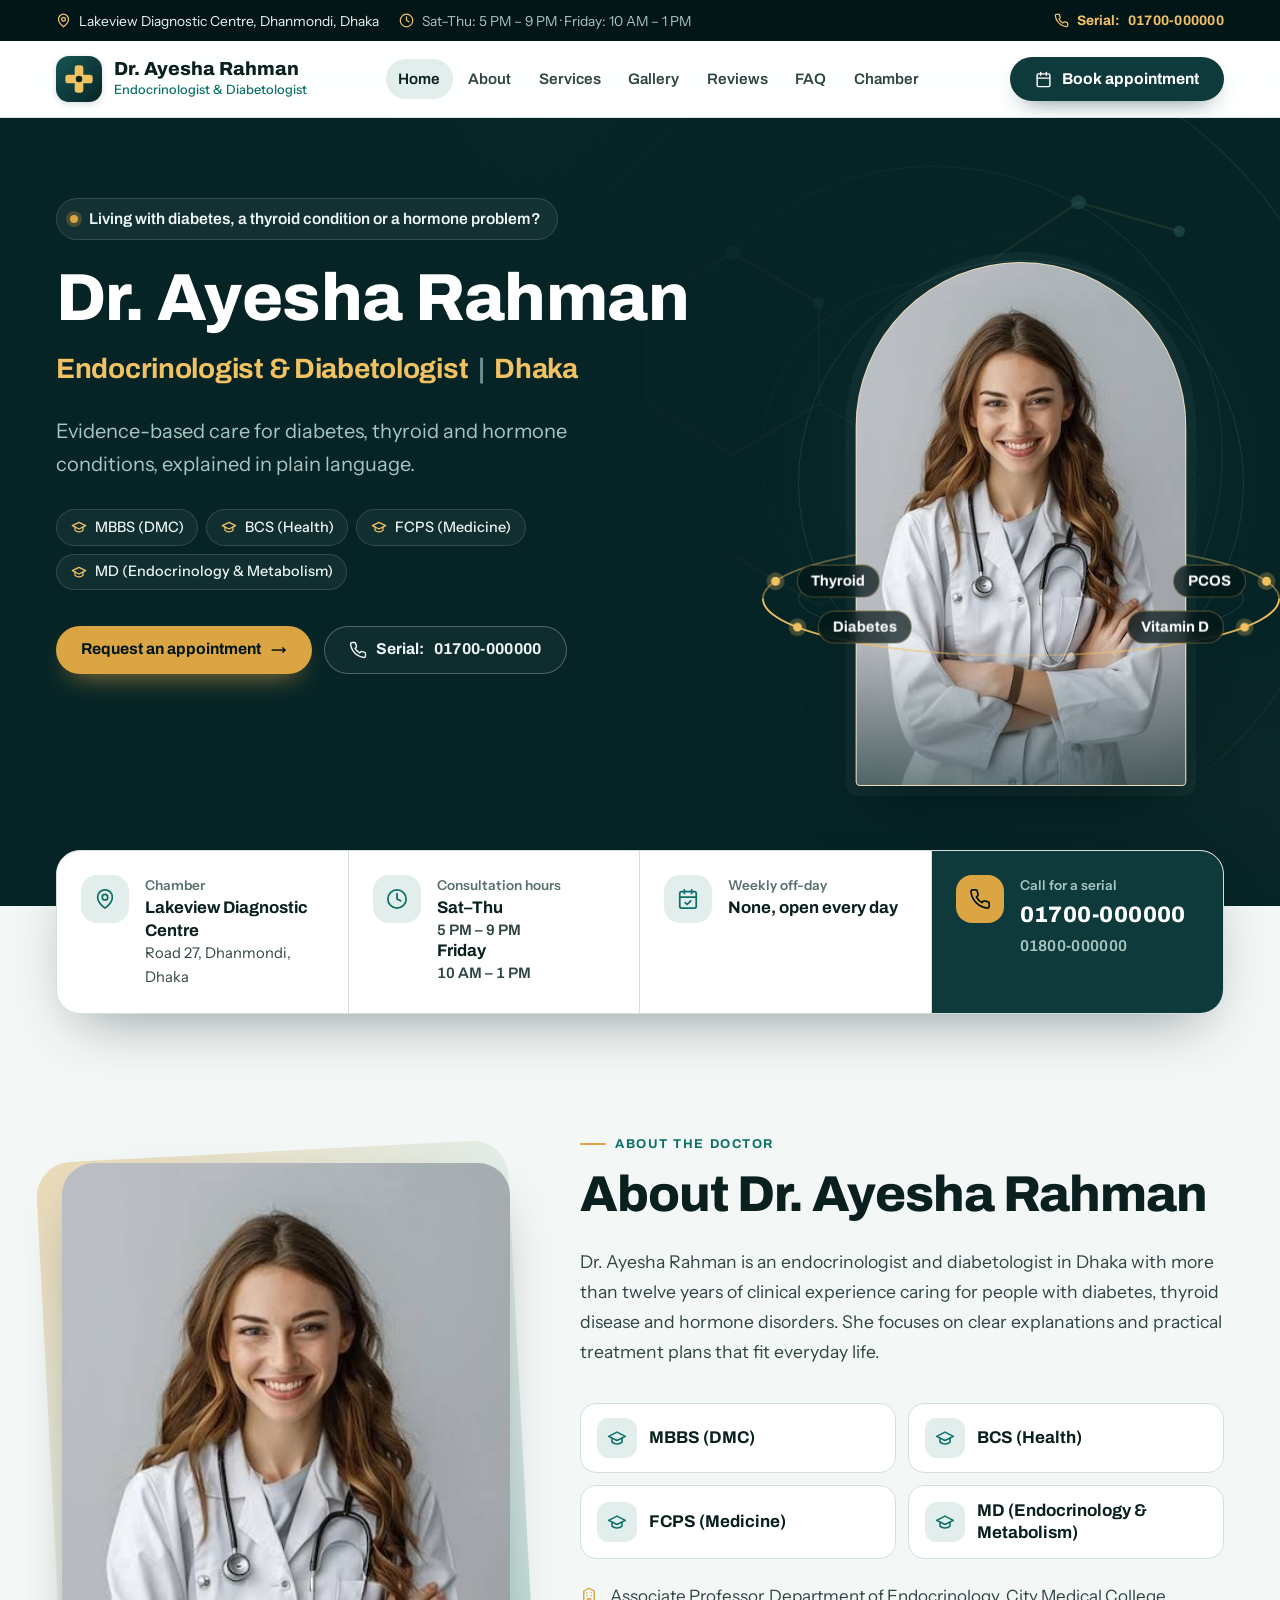
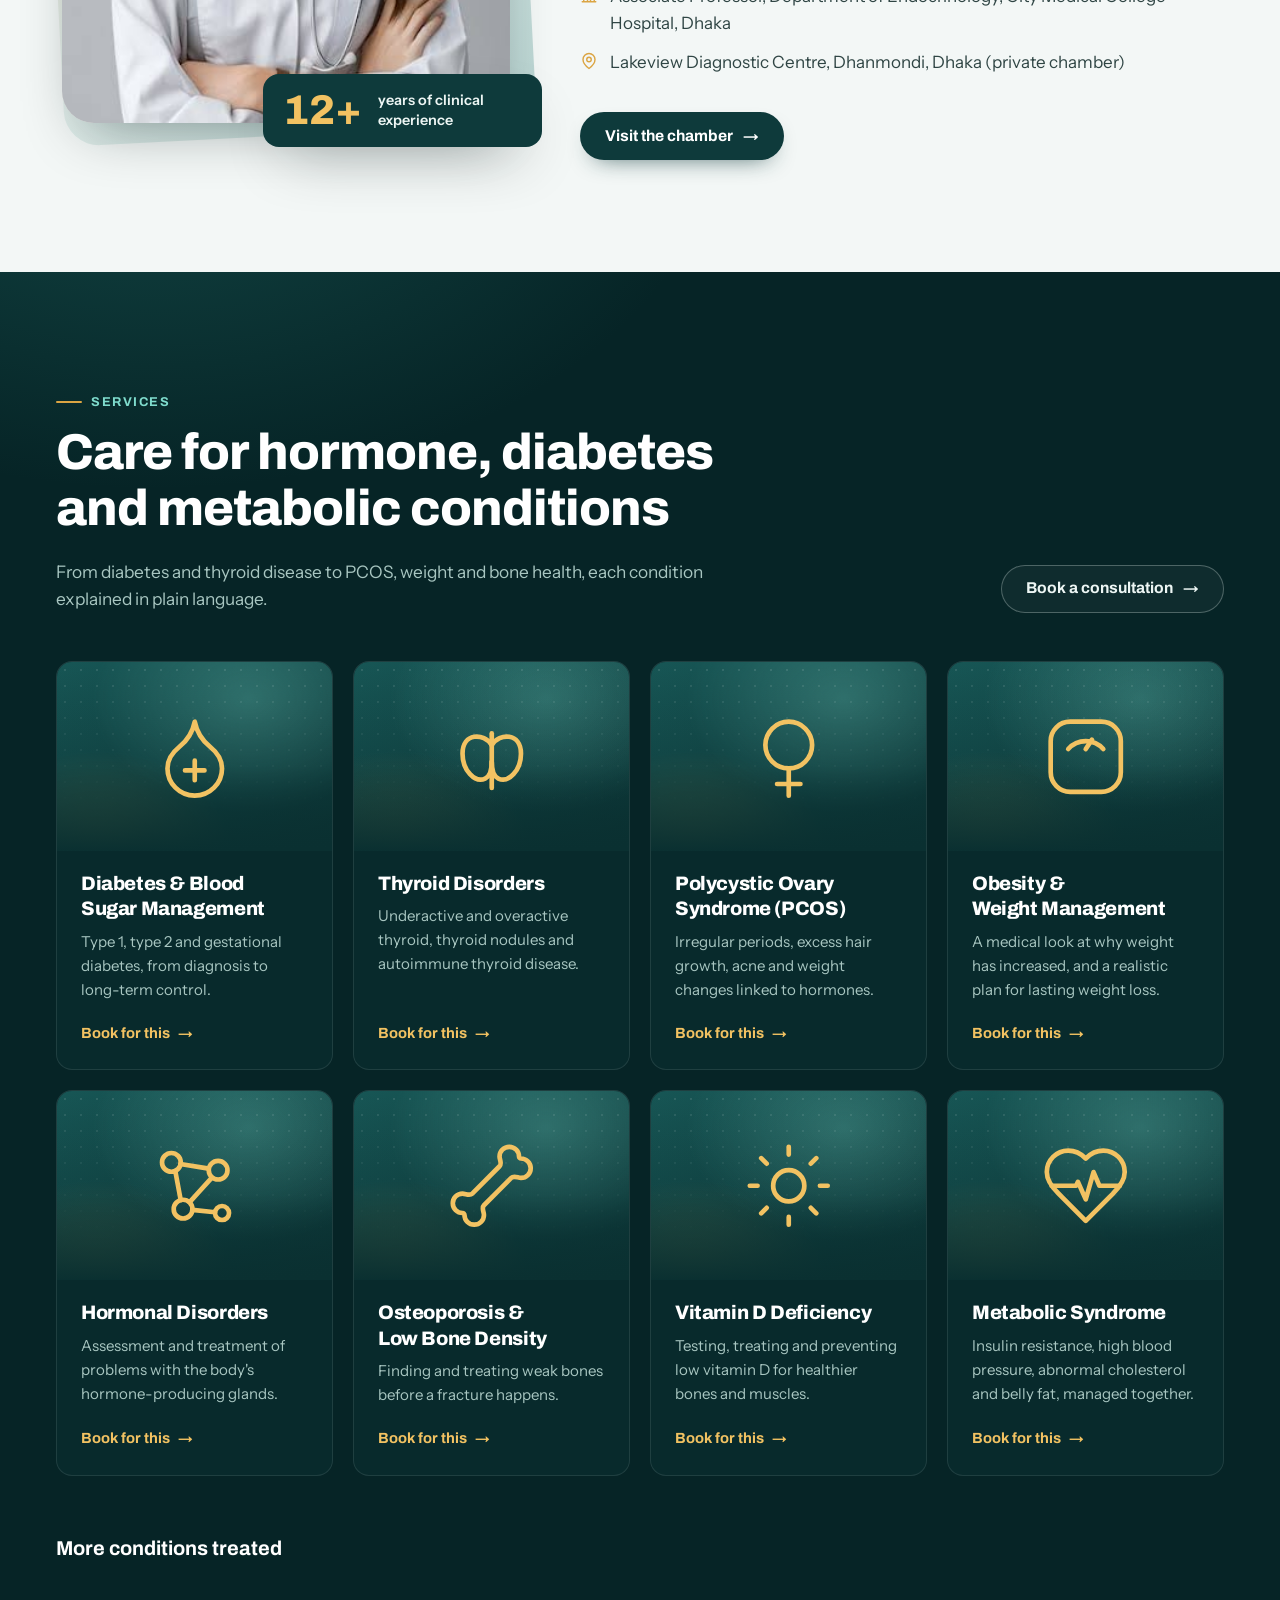
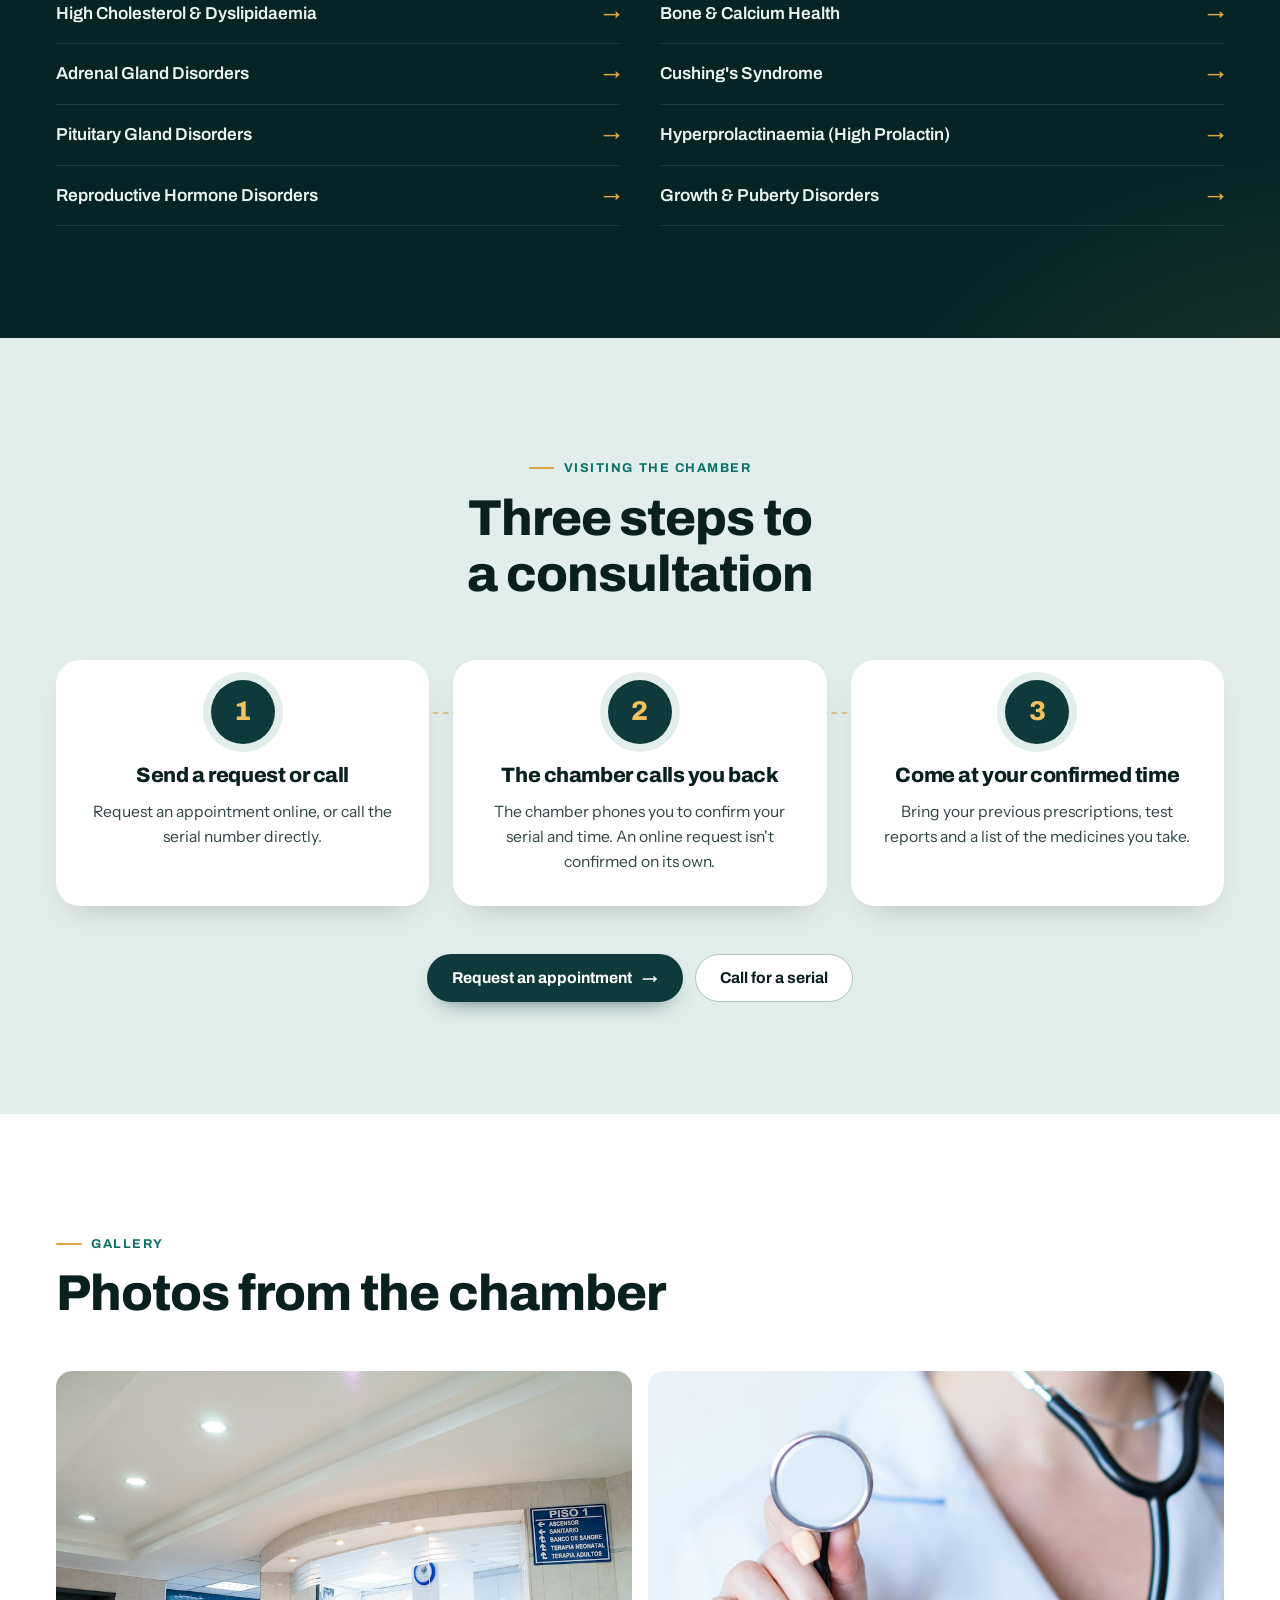
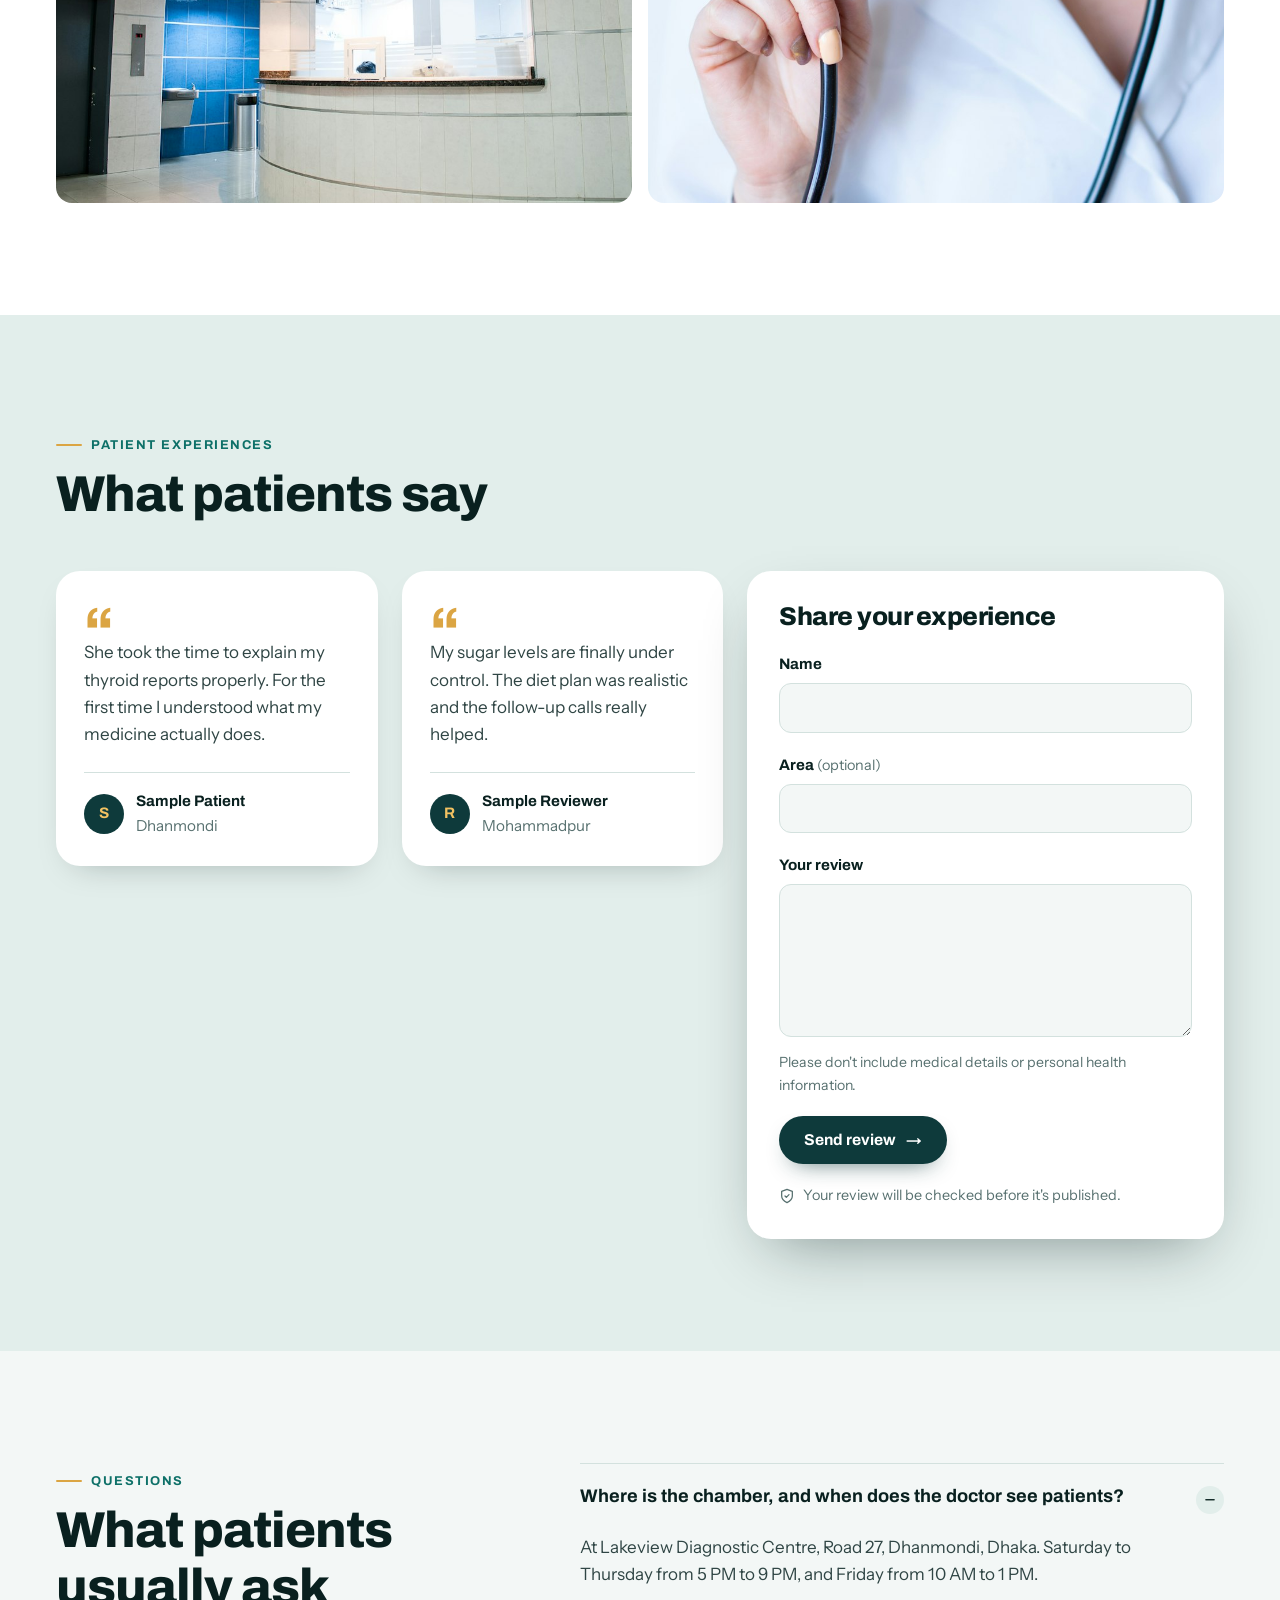
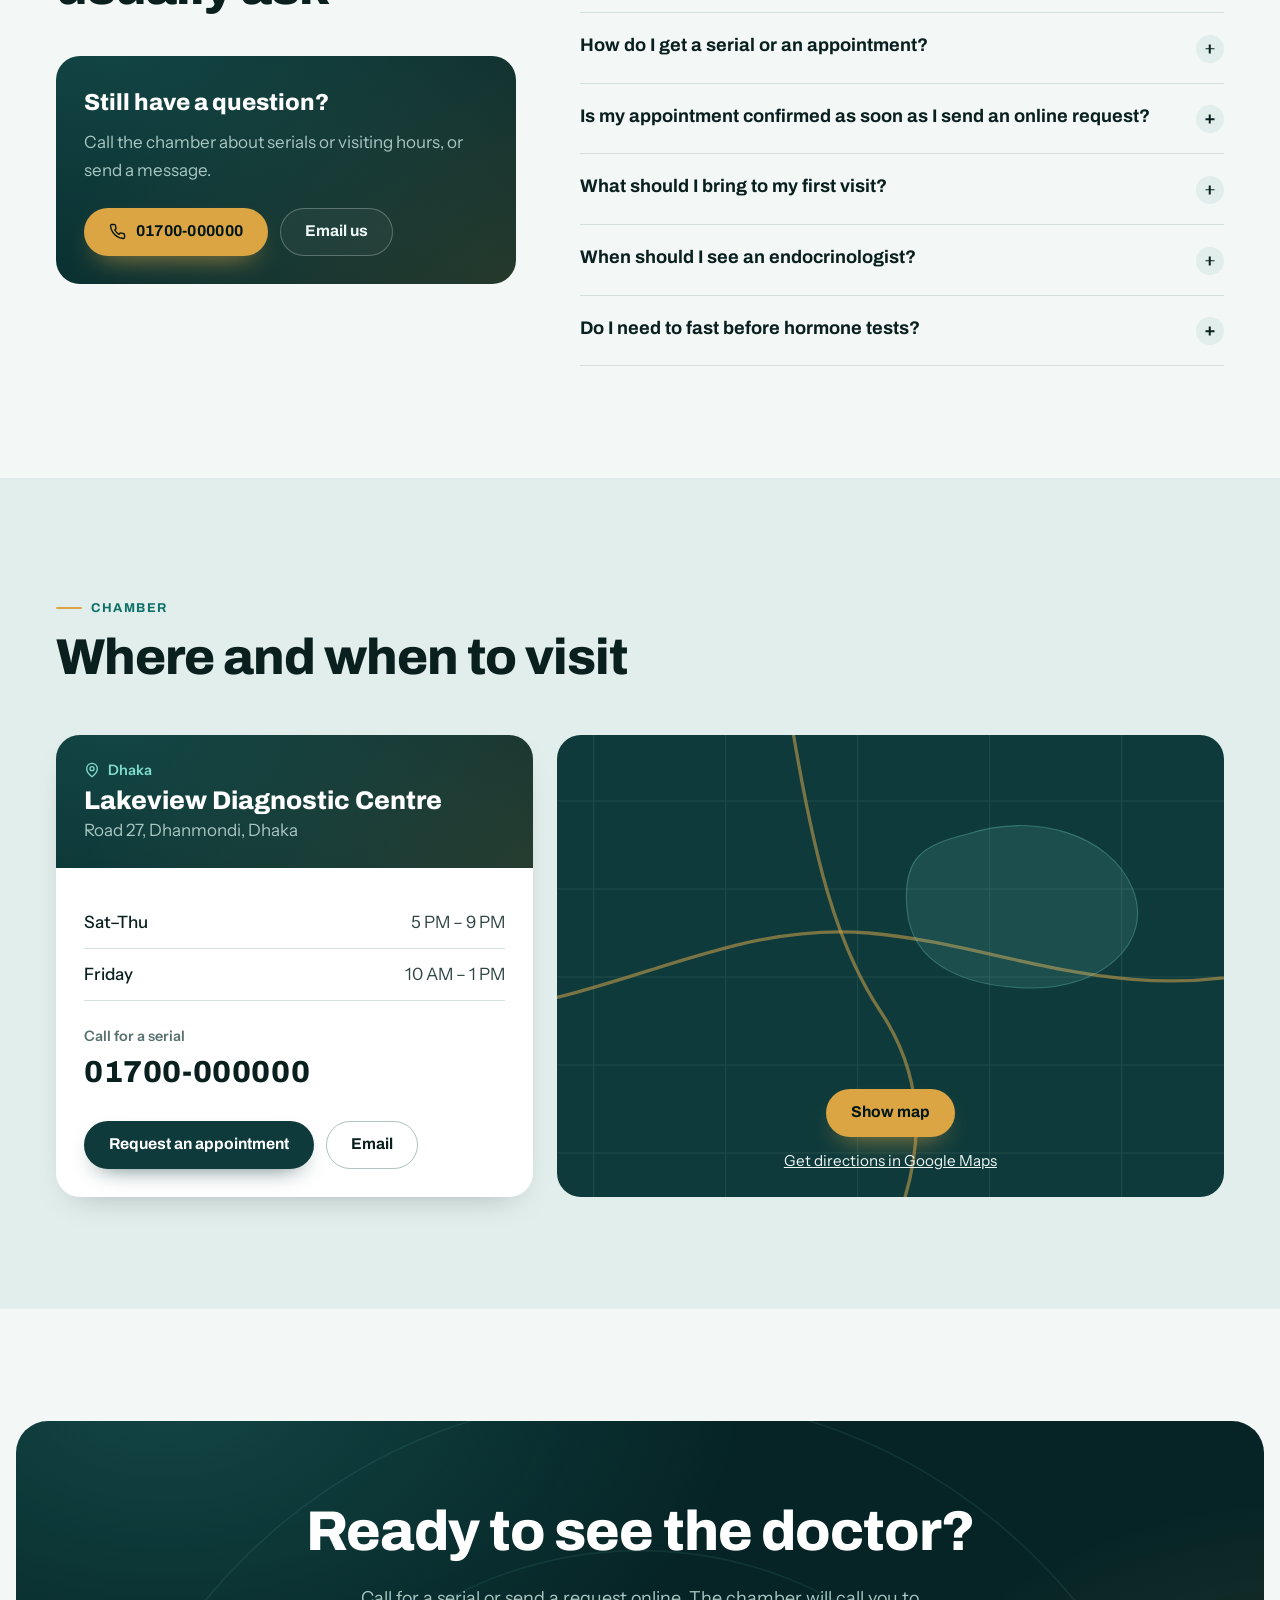
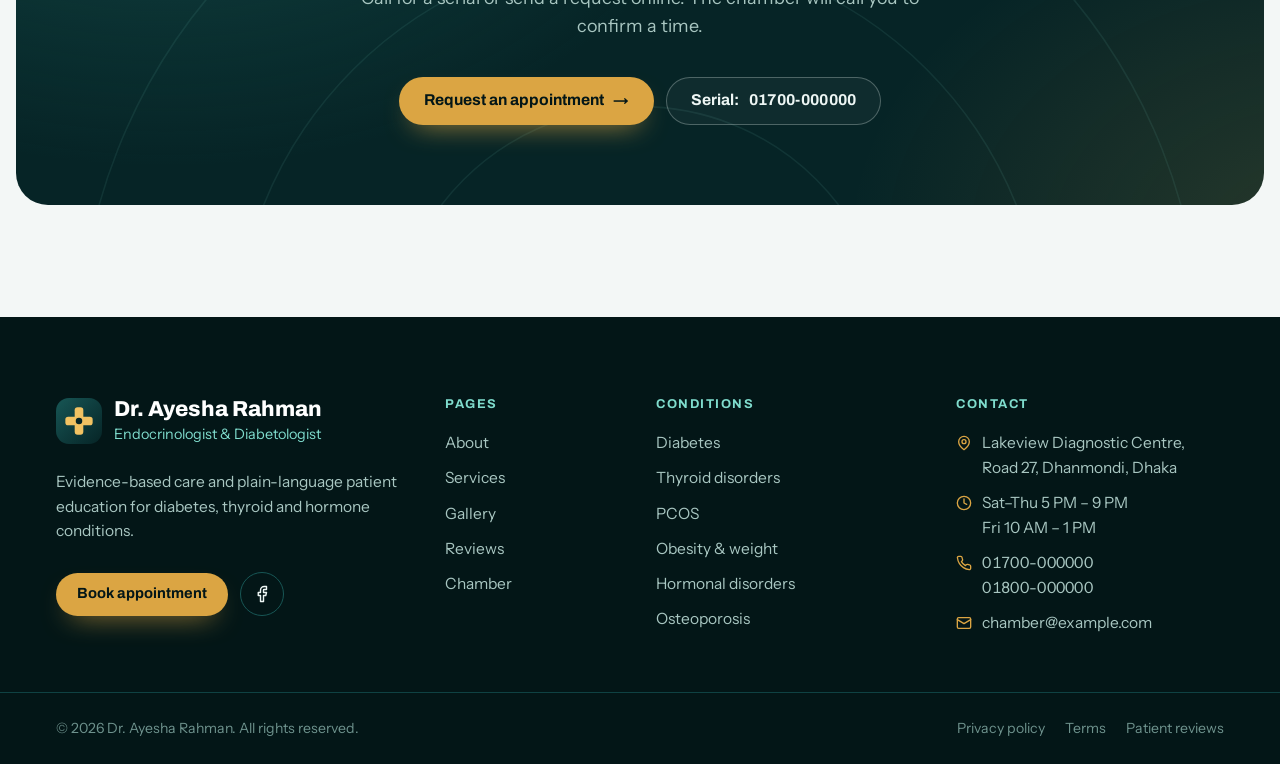
<file: index.html>
<!DOCTYPE html>
<html lang="en">
<head>
  <meta charset="utf-8">
  <meta name="viewport" content="width=device-width, initial-scale=1">
  <title>Dr. Ayesha Rahman | Endocrinologist in Dhaka</title>
  <meta name="description" content="Endocrinologist and diabetologist in Dhaka. Diabetes, thyroid, PCOS and hormone care at Lakeview Diagnostic Centre, Dhanmondi.">
  <meta name="theme-color" content="#062426">
  <link rel="icon" href="favicon.svg" type="image/svg+xml">
  <link rel="preconnect" href="https://fonts.googleapis.com">
  <link rel="preconnect" href="https://fonts.gstatic.com" crossorigin>
  <link href="https://fonts.googleapis.com/css2?family=Archivo:wght@600;700;800&family=Instrument+Sans:wght@400;500;600;700&display=swap" rel="stylesheet">
  <link rel="stylesheet" href="styles.css">
</head>
<body>

<!-- SVG icon sprite -->
<svg width="0" height="0" style="position:absolute" aria-hidden="true">
  <defs>
    <symbol id="i-pin" viewBox="0 0 24 24"><path d="M20 10c0 6-8 12-8 12s-8-6-8-12a8 8 0 0 1 16 0Z"/><circle cx="12" cy="10" r="3"/></symbol>
    <symbol id="i-clock" viewBox="0 0 24 24"><circle cx="12" cy="12" r="10"/><path d="M12 6v6l4 2"/></symbol>
    <symbol id="i-phone" viewBox="0 0 24 24"><path d="M22 16.92v3a2 2 0 0 1-2.18 2 19.79 19.79 0 0 1-8.63-3.07 19.5 19.5 0 0 1-6-6 19.79 19.79 0 0 1-3.07-8.67A2 2 0 0 1 4.11 2h3a2 2 0 0 1 2 1.72c.13.96.36 1.9.7 2.81a2 2 0 0 1-.45 2.11L8.09 9.91a16 16 0 0 0 6 6l1.27-1.27a2 2 0 0 1 2.11-.45c.91.34 1.85.57 2.81.7A2 2 0 0 1 22 16.92Z"/></symbol>
    <symbol id="i-calendar" viewBox="0 0 24 24"><rect x="3" y="4" width="18" height="18" rx="2"/><path d="M16 2v4M8 2v4M3 10h18"/></symbol>
    <symbol id="i-calendar-check" viewBox="0 0 24 24"><rect x="3" y="4" width="18" height="18" rx="2"/><path d="M16 2v4M8 2v4M3 10h18M9 16l2 2 4-4"/></symbol>
    <symbol id="i-cap" viewBox="0 0 24 24"><path d="M22 10 12 5 2 10l10 5 10-5Z"/><path d="M6 12v5c3 3 9 3 12 0v-5"/></symbol>
    <symbol id="i-building" viewBox="0 0 24 24"><path d="M3 21h18M5 21V7l7-4 7 4v14M10 21v-4h4v4M9 9h.01M15 9h.01M9 13h.01M15 13h.01"/></symbol>
    <symbol id="i-mail" viewBox="0 0 24 24"><rect x="2" y="4" width="20" height="16" rx="2"/><path d="m22 7-10 6L2 7"/></symbol>
    <symbol id="i-shield" viewBox="0 0 24 24"><path d="M12 22s8-4 8-10V5l-8-3-8 3v7c0 6 8 10 8 10Z"/><path d="m9 12 2 2 4-4"/></symbol>
    <symbol id="i-facebook" viewBox="0 0 24 24"><path d="M18 2h-3a5 5 0 0 0-5 5v3H7v4h3v8h4v-8h3l1-4h-4V7a1 1 0 0 1 1-1h3Z"/></symbol>
    <!-- service icons -->
    <symbol id="s-diabetes" viewBox="0 0 24 24"><path d="M12 22a7 7 0 0 0 7-7c0-2-1-3.9-3-5.5s-3.5-4-4-6.5c-.5 2.5-2 4.9-4 6.5C6 11.1 5 13 5 15a7 7 0 0 0 7 7Z"/><path d="M9.5 15.5h5M12 13v5"/></symbol>
    <symbol id="s-thyroid" viewBox="0 0 24 24"><path d="M12 6v14"/><path d="M12 9c-2-3.2-7.5-3.2-7.5 2.2 0 4.3 3.2 7.6 5.8 6.4 1.1-.5 1.7-2 1.7-4.3"/><path d="M12 9c2-3.2 7.5-3.2 7.5 2.2 0 4.3-3.2 7.6-5.8 6.4-1.1-.5-1.7-2-1.7-4.3"/></symbol>
    <symbol id="s-pcos" viewBox="0 0 24 24"><circle cx="12" cy="9" r="6"/><path d="M12 15v7M9 19h6"/></symbol>
    <symbol id="s-weight" viewBox="0 0 24 24"><rect x="3" y="3" width="18" height="18" rx="5"/><path d="M7.5 10a6 6 0 0 1 9 0"/><path d="m12 10 1.6-2.4"/></symbol>
    <symbol id="s-hormone" viewBox="0 0 24 24"><circle cx="6" cy="6" r="2.4"/><circle cx="18" cy="8" r="2.4"/><circle cx="9" cy="18" r="2.4"/><circle cx="19" cy="19" r="1.8"/><path d="m8.3 6.4 7.3 1.2M7 8.2l1.4 7.5M16.4 9.9l-5.7 6.3M11.4 18.2l5.8.6"/></symbol>
    <symbol id="s-bone" viewBox="0 0 24 24"><path d="M17 10c.7-.7 1.69 0 2.5 0a2.5 2.5 0 1 0 0-5 .5.5 0 0 1-.5-.5 2.5 2.5 0 1 0-5 0c0 .81.7 1.8 0 2.5l-7 7c-.7.7-1.69 0-2.5 0a2.5 2.5 0 0 0 0 5c.28 0 .5.22.5.5a2.5 2.5 0 1 0 5 0c0-.81-.7-1.8 0-2.5Z"/></symbol>
    <symbol id="s-sun" viewBox="0 0 24 24"><circle cx="12" cy="12" r="4"/><path d="M12 2v2M12 20v2M4.93 4.93l1.41 1.41M17.66 17.66l1.41 1.41M2 12h2M20 12h2M6.34 17.66l-1.41 1.41M19.07 4.93l-1.41 1.41"/></symbol>
    <symbol id="s-metabolic" viewBox="0 0 24 24"><path d="M19 14c1.49-1.46 3-3.21 3-5.5A5.5 5.5 0 0 0 16.5 3c-1.76 0-3 .5-4.5 2-1.5-1.5-2.74-2-4.5-2A5.5 5.5 0 0 0 2 8.5c0 2.3 1.5 4.05 3 5.5l7 7Z"/><path d="M3.22 12H9.5l.5-1 2 4.5 2-7 1.5 3.5h5.27"/></symbol>
    <!-- brand mark -->
    <symbol id="brand" viewBox="0 0 64 64">
      <defs><linearGradient id="bm-g" x1="0" y1="0" x2="1" y2="1"><stop offset="0" stop-color="#175655"/><stop offset="1" stop-color="#062426"/></linearGradient></defs>
      <rect width="64" height="64" rx="18" fill="url(#bm-g)"/>
      <rect x="26" y="13" width="12" height="38" rx="4" fill="#f2c262"/>
      <rect x="13" y="26" width="38" height="12" rx="4" fill="#f2c262"/>
      <circle cx="32" cy="32" r="4.5" fill="#062426"/>
    </symbol>
  </defs>
</svg>

<a href="#main" class="sr-only">Skip to main content</a>

<!-- Top utility bar -->
<div class="topbar on-dark">
  <div class="container">
    <p class="topbar-info">
      <span><svg width="15" height="15" fill="none" stroke="#f2c262" stroke-width="2" stroke-linecap="round" stroke-linejoin="round"><use href="#i-pin"/></svg>Lakeview Diagnostic Centre, Dhanmondi, Dhaka</span>
      <span><svg width="15" height="15" fill="none" stroke="#f2c262" stroke-width="2" stroke-linecap="round" stroke-linejoin="round"><use href="#i-clock"/></svg>Sat–Thu: 5 PM – 9 PM · Friday: 10 AM – 1 PM</span>
    </p>
    <a href="tel:+8801700000000"><svg width="15" height="15" fill="none" stroke="currentColor" stroke-width="2" stroke-linecap="round" stroke-linejoin="round"><use href="#i-phone"/></svg>Serial: <span class="tabular">01700-000000</span></a>
  </div>
</div>

<!-- Header -->
<header class="site-header">
  <div class="container">
    <a href="index.html" class="brand">
      <svg class="brand-mark" width="46" height="46" aria-hidden="true"><use href="#brand"/></svg>
      <span class="brand-text">
        <span class="brand-name">Dr. Ayesha Rahman</span>
        <span class="brand-sub">Endocrinologist &amp; Diabetologist</span>
      </span>
    </a>
    <nav class="main-nav" aria-label="Main menu">
      <ul>
        <li><a href="index.html" aria-current="page">Home</a></li>
        <li><a href="#about">About</a></li>
        <li><a href="#services">Services</a></li>
        <li><a href="#gallery">Gallery</a></li>
        <li><a href="#reviews">Reviews</a></li>
        <li><a href="#faq">FAQ</a></li>
        <li><a href="#chamber">Chamber</a></li>
      </ul>
    </nav>
    <div class="header-actions">
      <a href="appointment.html" class="btn btn-primary"><svg width="17" height="17" fill="none" stroke="currentColor" stroke-width="2" stroke-linecap="round" stroke-linejoin="round"><use href="#i-calendar"/></svg>Book appointment</a>
      <button type="button" class="menu-btn" aria-controls="site-menu" aria-expanded="false" data-menu-open>
        <span class="sr-only">Menu</span>
        <svg width="20" height="20" viewBox="0 0 20 20" fill="none" stroke="currentColor" stroke-width="2" stroke-linecap="round"><path d="M3 6h14M3 10h14M3 14h9"/></svg>
      </button>
    </div>
  </div>
</header>

<!-- Mobile drawer -->
<dialog id="site-menu" class="drawer on-dark" aria-label="Main menu">
  <div class="drawer-inner">
    <div class="drawer-top">
      <span><svg width="40" height="40" aria-hidden="true"><use href="#brand"/></svg>Dr. Ayesha Rahman</span>
      <button type="button" class="drawer-close" data-menu-close><span class="sr-only">Close menu</span><svg width="18" height="18" viewBox="0 0 18 18" fill="none" stroke="currentColor" stroke-width="2" stroke-linecap="round"><path d="M4 4l10 10M14 4 4 14"/></svg></button>
    </div>
    <nav aria-label="Main menu">
      <a href="index.html" aria-current="page">Home</a>
      <a href="#about">About</a>
      <a href="#services">Services</a>
      <a href="#gallery">Gallery</a>
      <a href="#reviews">Reviews</a>
      <a href="#faq">FAQ</a>
      <a href="#chamber">Chamber</a>
    </nav>
    <div class="drawer-foot">
      <a href="appointment.html" class="btn btn-gold btn-block">Book appointment</a>
      <a href="tel:+8801700000000" class="btn btn-ghost-light btn-block">Call for a serial · <span class="tabular">01700-000000</span></a>
    </div>
  </div>
</dialog>

<main id="main">

  <!-- Hero -->
  <section class="hero on-dark section-deep">
    <div class="hero-art" aria-hidden="true">
      <svg viewBox="0 0 800 600" preserveAspectRatio="xMidYMid slice" fill="none">
        <g stroke="#7fdccd" stroke-opacity=".25">
          <circle cx="560" cy="260" r="120"/><circle cx="560" cy="260" r="200"/><circle cx="560" cy="260" r="290"/><circle cx="560" cy="260" r="390"/>
        </g>
        <g stroke="#f2c262" stroke-opacity=".35" stroke-width="1.5">
          <path d="M420 120l60 35v70l-60 35-60-35v-70z"/><path d="M480 225l60 35v70l-60 35-60-35"/><path d="M660 380l50 29v58l-50 29-50-29v-58z"/>
          <path d="M540 330l40 70M600 125l60-40 70 20"/>
        </g>
        <g fill="#7fdccd" fill-opacity=".5">
          <circle cx="420" cy="120" r="5"/><circle cx="480" cy="155" r="4"/><circle cx="660" cy="85" r="5"/><circle cx="730" cy="105" r="4"/><circle cx="710" cy="409" r="4"/><circle cx="580" cy="400" r="5"/>
        </g>
      </svg>
    </div>
    <div class="hero-shade" aria-hidden="true"></div>

    <div class="container hero-grid">
      <div class="hero-copy">
        <p class="hero-hook rise"><i aria-hidden="true"></i>Living with diabetes, a thyroid condition or a hormone problem?</p>
        <h1>
          <span class="hero-name">Dr. Ayesha Rahman</span>
          <span class="hero-role">Endocrinologist &amp; Diabetologist<span aria-hidden="true">|</span>Dhaka</span>
        </h1>
        <p class="hero-lead">Evidence-based care for diabetes, thyroid and hormone conditions, explained in plain language.</p>
        <ul class="hero-creds rise rise-2">
          <li class="chip"><svg width="16" height="16" fill="none" stroke="currentColor" stroke-width="1.9" stroke-linecap="round" stroke-linejoin="round"><use href="#i-cap"/></svg>MBBS (DMC)</li>
          <li class="chip"><svg width="16" height="16" fill="none" stroke="currentColor" stroke-width="1.9" stroke-linecap="round" stroke-linejoin="round"><use href="#i-cap"/></svg>BCS (Health)</li>
          <li class="chip"><svg width="16" height="16" fill="none" stroke="currentColor" stroke-width="1.9" stroke-linecap="round" stroke-linejoin="round"><use href="#i-cap"/></svg>FCPS (Medicine)</li>
          <li class="chip"><svg width="16" height="16" fill="none" stroke="currentColor" stroke-width="1.9" stroke-linecap="round" stroke-linejoin="round"><use href="#i-cap"/></svg>MD (Endocrinology &amp; Metabolism)</li>
        </ul>
        <div class="btn-row rise rise-3">
          <a href="appointment.html" class="btn btn-gold btn-arrow">Request an appointment</a>
          <a href="tel:+8801700000000" class="btn btn-ghost-light"><svg width="18" height="18" fill="none" stroke="currentColor" stroke-width="1.9" stroke-linecap="round" stroke-linejoin="round"><use href="#i-phone"/></svg>Serial: <span class="tabular">01700-000000</span></a>
        </div>
      </div>

      <div class="hero-visual-wrap">
        <div class="hero-visual">
          <div class="hero-stage">
            <!-- back layer: glow, rings, orbit -->
            <svg viewBox="0 0 600 640" fill="none" aria-hidden="true">
              <defs>
                <radialGradient id="hero-glow" cx="50%" cy="48%" r="50%">
                  <stop offset="0%" stop-color="#2f8a82" stop-opacity=".75"/>
                  <stop offset="45%" stop-color="#175655" stop-opacity=".35"/>
                  <stop offset="100%" stop-color="#062426" stop-opacity="0"/>
                </radialGradient>
                <linearGradient id="orbit-fade" x1="0" x2="1">
                  <stop offset="0%" stop-color="#f2c262" stop-opacity=".95"/>
                  <stop offset="50%" stop-color="#f2c262" stop-opacity=".25"/>
                  <stop offset="100%" stop-color="#f2c262" stop-opacity=".95"/>
                </linearGradient>
              </defs>
              <circle cx="300" cy="300" r="300" fill="url(#hero-glow)"/>
              <circle cx="300" cy="300" r="250" stroke="#7fdccd" stroke-opacity=".14"/>
              <circle cx="300" cy="300" r="200" stroke="#7fdccd" stroke-opacity=".1" stroke-dasharray="3 7"/>
              <ellipse cx="300" cy="430" rx="290" ry="64" stroke="url(#orbit-fade)" stroke-opacity=".5" stroke-width="2"/>
              <ellipse cx="300" cy="430" rx="250" ry="48" stroke="#7fdccd" stroke-opacity=".18"/>
            </svg>

            <div class="hero-photo">
              <img src="images/doctor-2.jpg" width="369" height="554" alt="Portrait of Dr. Ayesha Rahman in a white coat with a stethoscope" fetchpriority="high">
            </div>

            <!-- front layer: near half of the orbit + pulsing nodes -->
            <svg viewBox="0 0 600 640" fill="none" aria-hidden="true">
              <path d="M10 430 A290 64 0 0 0 590 430" stroke="url(#orbit-fade)" stroke-width="2"/>
              <g class="hero-dot"><circle cx="24.2" cy="410.4" r="10" fill="#f2c262" fill-opacity=".25"/><circle cx="24.2" cy="410.4" r="5" fill="#f2c262"/></g>
              <g class="hero-dot"><circle cx="48.8" cy="462" r="10" fill="#f2c262" fill-opacity=".25"/><circle cx="48.8" cy="462" r="5" fill="#f2c262"/></g>
              <g class="hero-dot"><circle cx="575.8" cy="410.4" r="10" fill="#f2c262" fill-opacity=".25"/><circle cx="575.8" cy="410.4" r="5" fill="#f2c262"/></g>
              <g class="hero-dot"><circle cx="551.2" cy="462" r="10" fill="#f2c262" fill-opacity=".25"/><circle cx="551.2" cy="462" r="5" fill="#f2c262"/></g>
            </svg>

            <ul class="hero-nodes" aria-label="Common reasons to visit">
              <li class="hero-node" style="left:4.03%;top:64.1%"><a href="#services">Thyroid</a></li>
              <li class="hero-node" style="left:8.14%;top:72.19%"><a href="#services">Diabetes</a></li>
              <li class="hero-node hero-node--right" style="left:95.97%;top:64.1%"><a href="#services">PCOS</a></li>
              <li class="hero-node hero-node--right" style="left:91.86%;top:72.19%"><a href="#services">Vitamin D</a></li>
            </ul>
          </div>
          <ul class="hero-chips" aria-label="Common reasons to visit">
            <li><a href="#services" class="chip">Thyroid</a></li>
            <li><a href="#services" class="chip">Diabetes</a></li>
            <li><a href="#services" class="chip">PCOS</a></li>
            <li><a href="#services" class="chip">Vitamin D</a></li>
          </ul>
        </div>
      </div>
    </div>
  </section>

  <!-- Chamber info strip -->
  <section class="info-strip" aria-label="Chamber">
    <div class="container">
      <div class="info-grid">
        <div class="info-cell">
          <span class="info-icon"><svg width="22" height="22" fill="none" stroke="currentColor" stroke-width="1.9" stroke-linecap="round" stroke-linejoin="round"><use href="#i-pin"/></svg></span>
          <div>
            <p class="info-label">Chamber</p>
            <p class="info-value">Lakeview Diagnostic Centre</p>
            <p class="info-sub">Road 27, Dhanmondi, Dhaka</p>
          </div>
        </div>
        <div class="info-cell">
          <span class="info-icon"><svg width="22" height="22" fill="none" stroke="currentColor" stroke-width="1.9" stroke-linecap="round" stroke-linejoin="round"><use href="#i-clock"/></svg></span>
          <div>
            <p class="info-label">Consultation hours</p>
            <p class="info-value">Sat–Thu<small>5 PM – 9 PM</small></p>
            <p class="info-value">Friday<small>10 AM – 1 PM</small></p>
          </div>
        </div>
        <div class="info-cell">
          <span class="info-icon"><svg width="22" height="22" fill="none" stroke="currentColor" stroke-width="1.9" stroke-linecap="round" stroke-linejoin="round"><use href="#i-calendar-check"/></svg></span>
          <div>
            <p class="info-label">Weekly off-day</p>
            <p class="info-value">None, open every day</p>
          </div>
        </div>
        <div class="info-cell is-dark on-dark">
          <span class="info-icon"><svg width="22" height="22" fill="none" stroke="currentColor" stroke-width="1.9" stroke-linecap="round" stroke-linejoin="round"><use href="#i-phone"/></svg></span>
          <div>
            <p class="info-label">Call for a serial</p>
            <a href="tel:+8801700000000" class="big-phone tabular">01700-000000</a>
            <a href="tel:+8801800000000" class="small-phone tabular">01800-000000</a>
          </div>
        </div>
      </div>
    </div>
  </section>

  <!-- About -->
  <section id="about" class="section about">
    <div class="container about-grid">
      <div>
        <div class="about-photo">
          <div class="frame"><img src="images/doctor-2.jpg" width="369" height="554" alt="Dr. Ayesha Rahman" loading="lazy"></div>
          <div class="exp-badge on-dark"><b>12+</b><span>years of clinical experience</span></div>
        </div>
      </div>
      <div>
        <p class="eyebrow">About the doctor</p>
        <h2 class="h2">About Dr. Ayesha Rahman</h2>
        <p class="about-body">Dr. Ayesha Rahman is an endocrinologist and diabetologist in Dhaka with more than twelve years of clinical experience caring for people with diabetes, thyroid disease and hormone disorders. She focuses on clear explanations and practical treatment plans that fit everyday life.</p>
        <div class="cred-grid">
          <div class="cred"><i><svg width="20" height="20" fill="none" stroke="currentColor" stroke-width="1.9" stroke-linecap="round" stroke-linejoin="round"><use href="#i-cap"/></svg></i><span>MBBS (DMC)</span></div>
          <div class="cred"><i><svg width="20" height="20" fill="none" stroke="currentColor" stroke-width="1.9" stroke-linecap="round" stroke-linejoin="round"><use href="#i-cap"/></svg></i><span>BCS (Health)</span></div>
          <div class="cred"><i><svg width="20" height="20" fill="none" stroke="currentColor" stroke-width="1.9" stroke-linecap="round" stroke-linejoin="round"><use href="#i-cap"/></svg></i><span>FCPS (Medicine)</span></div>
          <div class="cred"><i><svg width="20" height="20" fill="none" stroke="currentColor" stroke-width="1.9" stroke-linecap="round" stroke-linejoin="round"><use href="#i-cap"/></svg></i><span>MD (Endocrinology &amp; Metabolism)</span></div>
        </div>
        <ul class="affil">
          <li><svg width="18" height="18" fill="none" stroke="currentColor" stroke-width="1.9" stroke-linecap="round" stroke-linejoin="round"><use href="#i-building"/></svg>Associate Professor, Department of Endocrinology, City Medical College Hospital, Dhaka</li>
          <li><svg width="18" height="18" fill="none" stroke="currentColor" stroke-width="1.9" stroke-linecap="round" stroke-linejoin="round"><use href="#i-pin"/></svg>Lakeview Diagnostic Centre, Dhanmondi, Dhaka (private chamber)</li>
        </ul>
        <a href="#chamber" class="btn btn-primary btn-arrow">Visit the chamber</a>
      </div>
    </div>
  </section>

  <!-- Services -->
  <section id="services" class="section on-dark section-deep">
    <div class="container">
      <div class="section-head">
        <div style="max-width:48rem">
          <p class="eyebrow">Services</p>
          <h2 class="h2">Care for hormone, diabetes and metabolic conditions</h2>
          <p class="lead">From diabetes and thyroid disease to PCOS, weight and bone health, each condition explained in plain language.</p>
        </div>
        <a href="appointment.html" class="btn btn-ghost-light btn-arrow">Book a consultation</a>
      </div>

      <div class="service-grid">
        <a href="appointment.html?reason=Diabetes" class="service-card">
          <div class="service-art"><svg viewBox="0 0 24 24" fill="none" stroke="currentColor" stroke-width="1.2" stroke-linecap="round" stroke-linejoin="round" aria-hidden="true"><use href="#s-diabetes"/></svg></div>
          <div class="service-body"><h3>Diabetes &amp; Blood Sugar Management</h3><p>Type 1, type 2 and gestational diabetes, from diagnosis to long-term control.</p><span class="read-more">Book for this <span aria-hidden="true">→</span></span></div>
        </a>
        <a href="appointment.html?reason=Thyroid" class="service-card">
          <div class="service-art"><svg viewBox="0 0 24 24" fill="none" stroke="currentColor" stroke-width="1.2" stroke-linecap="round" stroke-linejoin="round" aria-hidden="true"><use href="#s-thyroid"/></svg></div>
          <div class="service-body"><h3>Thyroid Disorders</h3><p>Underactive and overactive thyroid, thyroid nodules and autoimmune thyroid disease.</p><span class="read-more">Book for this <span aria-hidden="true">→</span></span></div>
        </a>
        <a href="appointment.html?reason=PCOS" class="service-card">
          <div class="service-art"><svg viewBox="0 0 24 24" fill="none" stroke="currentColor" stroke-width="1.2" stroke-linecap="round" stroke-linejoin="round" aria-hidden="true"><use href="#s-pcos"/></svg></div>
          <div class="service-body"><h3>Polycystic Ovary Syndrome (PCOS)</h3><p>Irregular periods, excess hair growth, acne and weight changes linked to hormones.</p><span class="read-more">Book for this <span aria-hidden="true">→</span></span></div>
        </a>
        <a href="appointment.html?reason=Weight%20management" class="service-card">
          <div class="service-art"><svg viewBox="0 0 24 24" fill="none" stroke="currentColor" stroke-width="1.2" stroke-linecap="round" stroke-linejoin="round" aria-hidden="true"><use href="#s-weight"/></svg></div>
          <div class="service-body"><h3>Obesity &amp; Weight Management</h3><p>A medical look at why weight has increased, and a realistic plan for lasting weight loss.</p><span class="read-more">Book for this <span aria-hidden="true">→</span></span></div>
        </a>
        <a href="appointment.html?reason=Hormonal%20disorder" class="service-card">
          <div class="service-art"><svg viewBox="0 0 24 24" fill="none" stroke="currentColor" stroke-width="1.2" stroke-linecap="round" stroke-linejoin="round" aria-hidden="true"><use href="#s-hormone"/></svg></div>
          <div class="service-body"><h3>Hormonal Disorders</h3><p>Assessment and treatment of problems with the body's hormone-producing glands.</p><span class="read-more">Book for this <span aria-hidden="true">→</span></span></div>
        </a>
        <a href="appointment.html?reason=Osteoporosis" class="service-card">
          <div class="service-art"><svg viewBox="0 0 24 24" fill="none" stroke="currentColor" stroke-width="1.2" stroke-linecap="round" stroke-linejoin="round" aria-hidden="true"><use href="#s-bone"/></svg></div>
          <div class="service-body"><h3>Osteoporosis &amp; Low Bone Density</h3><p>Finding and treating weak bones before a fracture happens.</p><span class="read-more">Book for this <span aria-hidden="true">→</span></span></div>
        </a>
        <a href="appointment.html?reason=Vitamin%20D" class="service-card">
          <div class="service-art"><svg viewBox="0 0 24 24" fill="none" stroke="currentColor" stroke-width="1.2" stroke-linecap="round" stroke-linejoin="round" aria-hidden="true"><use href="#s-sun"/></svg></div>
          <div class="service-body"><h3>Vitamin D Deficiency</h3><p>Testing, treating and preventing low vitamin D for healthier bones and muscles.</p><span class="read-more">Book for this <span aria-hidden="true">→</span></span></div>
        </a>
        <a href="appointment.html?reason=Metabolic%20syndrome" class="service-card">
          <div class="service-art"><svg viewBox="0 0 24 24" fill="none" stroke="currentColor" stroke-width="1.2" stroke-linecap="round" stroke-linejoin="round" aria-hidden="true"><use href="#s-metabolic"/></svg></div>
          <div class="service-body"><h3>Metabolic Syndrome</h3><p>Insulin resistance, high blood pressure, abnormal cholesterol and belly fat, managed together.</p><span class="read-more">Book for this <span aria-hidden="true">→</span></span></div>
        </a>
      </div>

      <p class="more-title">More conditions treated</p>
      <ul class="more-list">
        <li><a href="appointment.html?reason=Cholesterol">High Cholesterol &amp; Dyslipidaemia</a></li>
        <li><a href="appointment.html?reason=Bone%20health">Bone &amp; Calcium Health</a></li>
        <li><a href="appointment.html?reason=Adrenal">Adrenal Gland Disorders</a></li>
        <li><a href="appointment.html?reason=Cushing">Cushing's Syndrome</a></li>
        <li><a href="appointment.html?reason=Pituitary">Pituitary Gland Disorders</a></li>
        <li><a href="appointment.html?reason=Prolactin">Hyperprolactinaemia (High Prolactin)</a></li>
        <li><a href="appointment.html?reason=Reproductive%20hormones">Reproductive Hormone Disorders</a></li>
        <li><a href="appointment.html?reason=Growth%20and%20puberty">Growth &amp; Puberty Disorders</a></li>
      </ul>
    </div>
  </section>

  <!-- Steps -->
  <section class="section bg-mint">
    <div class="container">
      <div class="center-head">
        <p class="eyebrow">Visiting the chamber</p>
        <h2 class="h2">Three steps to a consultation</h2>
      </div>
      <ol class="steps">
        <li class="step"><span class="step-num">1</span><h3>Send a request or call</h3><p>Request an appointment online, or call the serial number directly.</p></li>
        <li class="step"><span class="step-num">2</span><h3>The chamber calls you back</h3><p>The chamber phones you to confirm your serial and time. An online request isn't confirmed on its own.</p></li>
        <li class="step"><span class="step-num">3</span><h3>Come at your confirmed time</h3><p>Bring your previous prescriptions, test reports and a list of the medicines you take.</p></li>
      </ol>
      <div class="btn-row steps-cta">
        <a href="appointment.html" class="btn btn-primary btn-arrow">Request an appointment</a>
        <a href="tel:+8801700000000" class="btn btn-quiet">Call for a serial</a>
      </div>
    </div>
  </section>

  <!-- Gallery -->
  <section id="gallery" class="section bg-paper">
    <div class="container">
      <div class="section-head">
        <div>
          <p class="eyebrow">Gallery</p>
          <h2 class="h2">Photos from the chamber</h2>
        </div>
      </div>
      <div class="gallery">
        <figure><img src="images/gallery-reception.jpg" alt="Reception desk at the chamber" loading="lazy"></figure>
        <figure><img src="images/gallery-consult.jpg" alt="Doctor holding a stethoscope during a check-up" loading="lazy"></figure>
      </div>
    </div>
  </section>

  <!-- Reviews (sample testimonials — replace with real, consented patient reviews) -->
  <section id="reviews" class="section bg-mint">
    <div class="container">
      <div class="section-head">
        <div>
          <p class="eyebrow">Patient experiences</p>
          <h2 class="h2">What patients say</h2>
        </div>
      </div>
      <div class="reviews-grid">
        <div class="quotes">
          <figure class="quote">
            <span class="quote-mark" aria-hidden="true">“</span>
            <blockquote>She took the time to explain my thyroid reports properly. For the first time I understood what my medicine actually does.</blockquote>
            <figcaption><span class="avatar" aria-hidden="true">S</span><span><b>Sample Patient</b><span>Dhanmondi</span></span></figcaption>
          </figure>
          <figure class="quote">
            <span class="quote-mark" aria-hidden="true">“</span>
            <blockquote>My sugar levels are finally under control. The diet plan was realistic and the follow-up calls really helped.</blockquote>
            <figcaption><span class="avatar" aria-hidden="true">R</span><span><b>Sample Reviewer</b><span>Mohammadpur</span></span></figcaption>
          </figure>
        </div>

        <form class="form-card" id="review-form" novalidate>
          <h3>Share your experience</h3>
          <div>
            <label for="rv-name" class="field-label">Name</label>
            <input id="rv-name" name="name" class="input" type="text" required maxlength="100" autocomplete="name">
          </div>
          <div>
            <label for="rv-area" class="field-label">Area <small>(optional)</small></label>
            <input id="rv-area" name="area" class="input" type="text" maxlength="150">
          </div>
          <div>
            <label for="rv-text" class="field-label">Your review</label>
            <textarea id="rv-text" name="review" class="input" required rows="5" maxlength="1000" aria-describedby="rv-hint"></textarea>
            <span id="rv-hint" class="field-hint">Please don't include medical details or personal health information.</span>
          </div>
          <button type="submit" class="btn btn-primary btn-arrow">Send review</button>
          <p class="form-success" role="status">Thank you! Your review will appear once it has been checked.</p>
          <p class="form-note"><svg width="16" height="16" fill="none" stroke="currentColor" stroke-width="1.9" stroke-linecap="round" stroke-linejoin="round"><use href="#i-shield"/></svg>Your review will be checked before it's published.</p>
        </form>
      </div>
    </div>
  </section>

  <!-- FAQ -->
  <section id="faq" class="section">
    <div class="container faq-grid">
      <div>
        <p class="eyebrow">Questions</p>
        <h2 class="h2">What patients usually ask</h2>
        <div class="ask-box on-dark section-deep">
          <p>Still have a question?</p>
          <p>Call the chamber about serials or visiting hours, or send a message.</p>
          <div class="btn-row">
            <a href="tel:+8801700000000" class="btn btn-gold"><svg width="17" height="17" fill="none" stroke="currentColor" stroke-width="2" stroke-linecap="round" stroke-linejoin="round"><use href="#i-phone"/></svg><span class="tabular">01700-000000</span></a>
            <a href="mailto:chamber@example.com" class="btn btn-ghost-light">Email us</a>
          </div>
        </div>
      </div>
      <div class="faq-list">
        <details class="faq" name="faq" open>
          <summary><span>Where is the chamber, and when does the doctor see patients?</span><span class="faq-icon" aria-hidden="true"></span></summary>
          <div class="faq-answer"><p>At Lakeview Diagnostic Centre, Road 27, Dhanmondi, Dhaka. Saturday to Thursday from 5 PM to 9 PM, and Friday from 10 AM to 1 PM.</p></div>
        </details>
        <details class="faq" name="faq">
          <summary><span>How do I get a serial or an appointment?</span><span class="faq-icon" aria-hidden="true"></span></summary>
          <div class="faq-answer"><p>Call 01700-000000 for a serial, or send a request through the appointment form on this website. If you send a request online, the chamber will call you to confirm a time.</p></div>
        </details>
        <details class="faq" name="faq">
          <summary><span>Is my appointment confirmed as soon as I send an online request?</span><span class="faq-icon" aria-hidden="true"></span></summary>
          <div class="faq-answer"><p>No. An online request is only a request. Your appointment is confirmed once the chamber calls you with your serial and time.</p></div>
        </details>
        <details class="faq" name="faq">
          <summary><span>What should I bring to my first visit?</span><span class="faq-icon" aria-hidden="true"></span></summary>
          <div class="faq-answer"><p>Bring all previous prescriptions, recent test reports and a list, or the packets, of the medicines you take. If you have diabetes, your home blood sugar notes are helpful too.</p></div>
        </details>
        <details class="faq" name="faq">
          <summary><span>When should I see an endocrinologist?</span><span class="faq-icon" aria-hidden="true"></span></summary>
          <div class="faq-answer"><p>Endocrinologists treat diabetes, thyroid problems, PCOS, obesity, bone loss and vitamin D deficiency, as well as diseases of hormone glands such as the adrenal and pituitary glands. Your GP may also refer you.</p></div>
        </details>
        <details class="faq" name="faq">
          <summary><span>Do I need to fast before hormone tests?</span><span class="faq-icon" aria-hidden="true"></span></summary>
          <div class="faq-answer"><p>Not always. Some tests need fasting and others must be done at a particular time of day. Follow the instructions from your doctor or the laboratory for each test.</p></div>
        </details>
      </div>
    </div>
  </section>

  <!-- Chamber -->
  <section id="chamber" class="section bg-mint">
    <div class="container">
      <p class="eyebrow">Chamber</p>
      <h2 class="h2">Where and when to visit</h2>
      <div class="chamber-grid">
        <div class="chamber-card">
          <div class="chamber-card-head on-dark section-deep">
            <p class="city"><svg width="16" height="16" fill="none" stroke="currentColor" stroke-width="2" stroke-linecap="round" stroke-linejoin="round"><use href="#i-pin"/></svg>Dhaka</p>
            <p class="venue">Lakeview Diagnostic Centre</p>
            <p>Road 27, Dhanmondi, Dhaka</p>
          </div>
          <div class="chamber-card-body">
            <dl class="hours">
              <div><dt>Sat–Thu</dt><dd>5 PM – 9 PM</dd></div>
              <div><dt>Friday</dt><dd>10 AM – 1 PM</dd></div>
            </dl>
            <p class="chamber-call-label">Call for a serial</p>
            <a href="tel:+8801700000000" class="chamber-call tabular">01700-000000</a>
            <div class="btn-row">
              <a href="appointment.html" class="btn btn-primary">Request an appointment</a>
              <a href="mailto:chamber@example.com" class="btn btn-quiet">Email</a>
            </div>
          </div>
        </div>
        <div class="map-facade on-dark" data-map="https://www.google.com/maps?q=Dhanmondi%20Lake%2C%20Dhaka&amp;output=embed">
          <svg viewBox="0 0 700 420" preserveAspectRatio="xMidYMid slice" fill="none" aria-hidden="true">
            <g stroke="#eaf2f0" stroke-opacity=".09">
              <path d="M0 60h700M0 140h700M0 220h700M0 300h700M0 380h700M80 0v420M200 0v420M320 0v420M440 0v420M560 0v420M680 0v420"/>
            </g>
            <g stroke="#d4a24c" stroke-opacity=".55" stroke-width="3" stroke-linecap="round">
              <path d="M-10 250C120 230 210 170 330 180s230 70 380 30"/>
              <path d="M260 -10c20 120 40 200 80 260s40 120 20 180"/>
            </g>
            <path d="M420 90c60-20 130 0 150 50s-30 90-90 90-110-20-115-70 15-60 55-70Z" fill="#7fdccd" fill-opacity=".12" stroke="#7fdccd" stroke-opacity=".3"/>
          </svg>
          <svg class="map-pin" width="44" height="44" viewBox="0 0 24 24" fill="currentColor" aria-hidden="true"><path d="M12 22s8-6 8-12a8 8 0 0 0-16 0c0 6 8 12 8 12Z"/><circle cx="12" cy="10" r="3" fill="#062426"/></svg>
          <div class="map-overlay">
            <button type="button" class="btn btn-gold" data-map-load>Show map</button>
            <a href="https://www.google.com/maps/dir/?api=1&amp;destination=Dhanmondi%20Lake%2C%20Dhaka" target="_blank" rel="noopener noreferrer">Get directions in Google Maps</a>
          </div>
        </div>
      </div>
    </div>
  </section>

  <!-- Closing CTA -->
  <section class="cta-wrap">
    <div class="cta-box on-dark section-deep">
      <svg class="cta-rings" viewBox="0 0 800 400" preserveAspectRatio="xMidYMid slice" fill="none" aria-hidden="true">
        <g stroke="#7fdccd" stroke-opacity=".18"><circle cx="400" cy="420" r="160"/><circle cx="400" cy="420" r="260"/><circle cx="400" cy="420" r="360"/></g>
        <ellipse cx="400" cy="420" rx="420" ry="90" stroke="#f2c262" stroke-opacity=".35" stroke-width="1.5"/>
      </svg>
      <h2>Ready to see the doctor?</h2>
      <p>Call for a serial or send a request online. The chamber will call you to confirm a time.</p>
      <div class="btn-row">
        <a href="appointment.html" class="btn btn-gold btn-arrow">Request an appointment</a>
        <a href="tel:+8801700000000" class="btn btn-ghost-light">Serial: <span class="tabular">01700-000000</span></a>
      </div>
    </div>
  </section>
</main>

<!-- Footer -->
<footer class="site-footer on-dark section-deep">
  <div class="container footer-grid">
    <div>
      <div class="footer-brand">
        <svg width="46" height="46" aria-hidden="true"><use href="#brand"/></svg>
        <div><p>Dr. Ayesha Rahman</p><p>Endocrinologist &amp; Diabetologist</p></div>
      </div>
      <p class="footer-about">Evidence-based care and plain-language patient education for diabetes, thyroid and hormone conditions.</p>
      <div class="footer-actions">
        <a href="appointment.html" class="btn btn-gold">Book appointment</a>
        <a href="#" class="social" aria-label="Facebook"><svg width="18" height="18" fill="none" stroke="currentColor" stroke-width="1.9" stroke-linecap="round" stroke-linejoin="round"><use href="#i-facebook"/></svg></a>
      </div>
    </div>
    <div class="footer-col">
      <h3>Pages</h3>
      <ul>
        <li><a href="#about">About</a></li>
        <li><a href="#services">Services</a></li>
        <li><a href="#gallery">Gallery</a></li>
        <li><a href="#reviews">Reviews</a></li>
        <li><a href="#chamber">Chamber</a></li>
      </ul>
    </div>
    <div class="footer-col">
      <h3>Conditions</h3>
      <ul>
        <li><a href="appointment.html?reason=Diabetes">Diabetes</a></li>
        <li><a href="appointment.html?reason=Thyroid">Thyroid disorders</a></li>
        <li><a href="appointment.html?reason=PCOS">PCOS</a></li>
        <li><a href="appointment.html?reason=Weight%20management">Obesity &amp; weight</a></li>
        <li><a href="appointment.html?reason=Hormonal%20disorder">Hormonal disorders</a></li>
        <li><a href="appointment.html?reason=Osteoporosis">Osteoporosis</a></li>
      </ul>
    </div>
    <div class="footer-col">
      <h3>Contact</h3>
      <ul class="footer-contact">
        <li><svg width="16" height="16" fill="none" stroke="currentColor" stroke-width="2" stroke-linecap="round" stroke-linejoin="round"><use href="#i-pin"/></svg><span>Lakeview Diagnostic Centre, Road 27, Dhanmondi, Dhaka</span></li>
        <li><svg width="16" height="16" fill="none" stroke="currentColor" stroke-width="2" stroke-linecap="round" stroke-linejoin="round"><use href="#i-clock"/></svg><span>Sat–Thu 5 PM – 9 PM<br>Fri 10 AM – 1 PM</span></li>
        <li><svg width="16" height="16" fill="none" stroke="currentColor" stroke-width="2" stroke-linecap="round" stroke-linejoin="round"><use href="#i-phone"/></svg><span><a href="tel:+8801700000000" class="tabular">01700-000000</a><br><a href="tel:+8801800000000" class="tabular">01800-000000</a></span></li>
        <li><svg width="16" height="16" fill="none" stroke="currentColor" stroke-width="2" stroke-linecap="round" stroke-linejoin="round"><use href="#i-mail"/></svg><a href="mailto:chamber@example.com">chamber@example.com</a></li>
      </ul>
    </div>
  </div>
  <div class="footer-bottom">
    <div class="container">
      <p>© <span data-year>2026</span> Dr. Ayesha Rahman. All rights reserved.</p>
      <nav aria-label="Legal"><a href="#">Privacy policy</a><a href="#">Terms</a><a href="#reviews">Patient reviews</a></nav>
    </div>
  </div>
</footer>

<!-- Mobile bottom bar -->
<div class="mobile-bar">
  <a href="tel:+8801700000000" class="btn btn-quiet"><svg width="17" height="17" fill="none" stroke="currentColor" stroke-width="2" stroke-linecap="round" stroke-linejoin="round"><use href="#i-phone"/></svg>Call</a>
  <a href="appointment.html" class="btn btn-primary">Appointment</a>
</div>

<script src="script.js"></script>
</body>
</html>
</file>
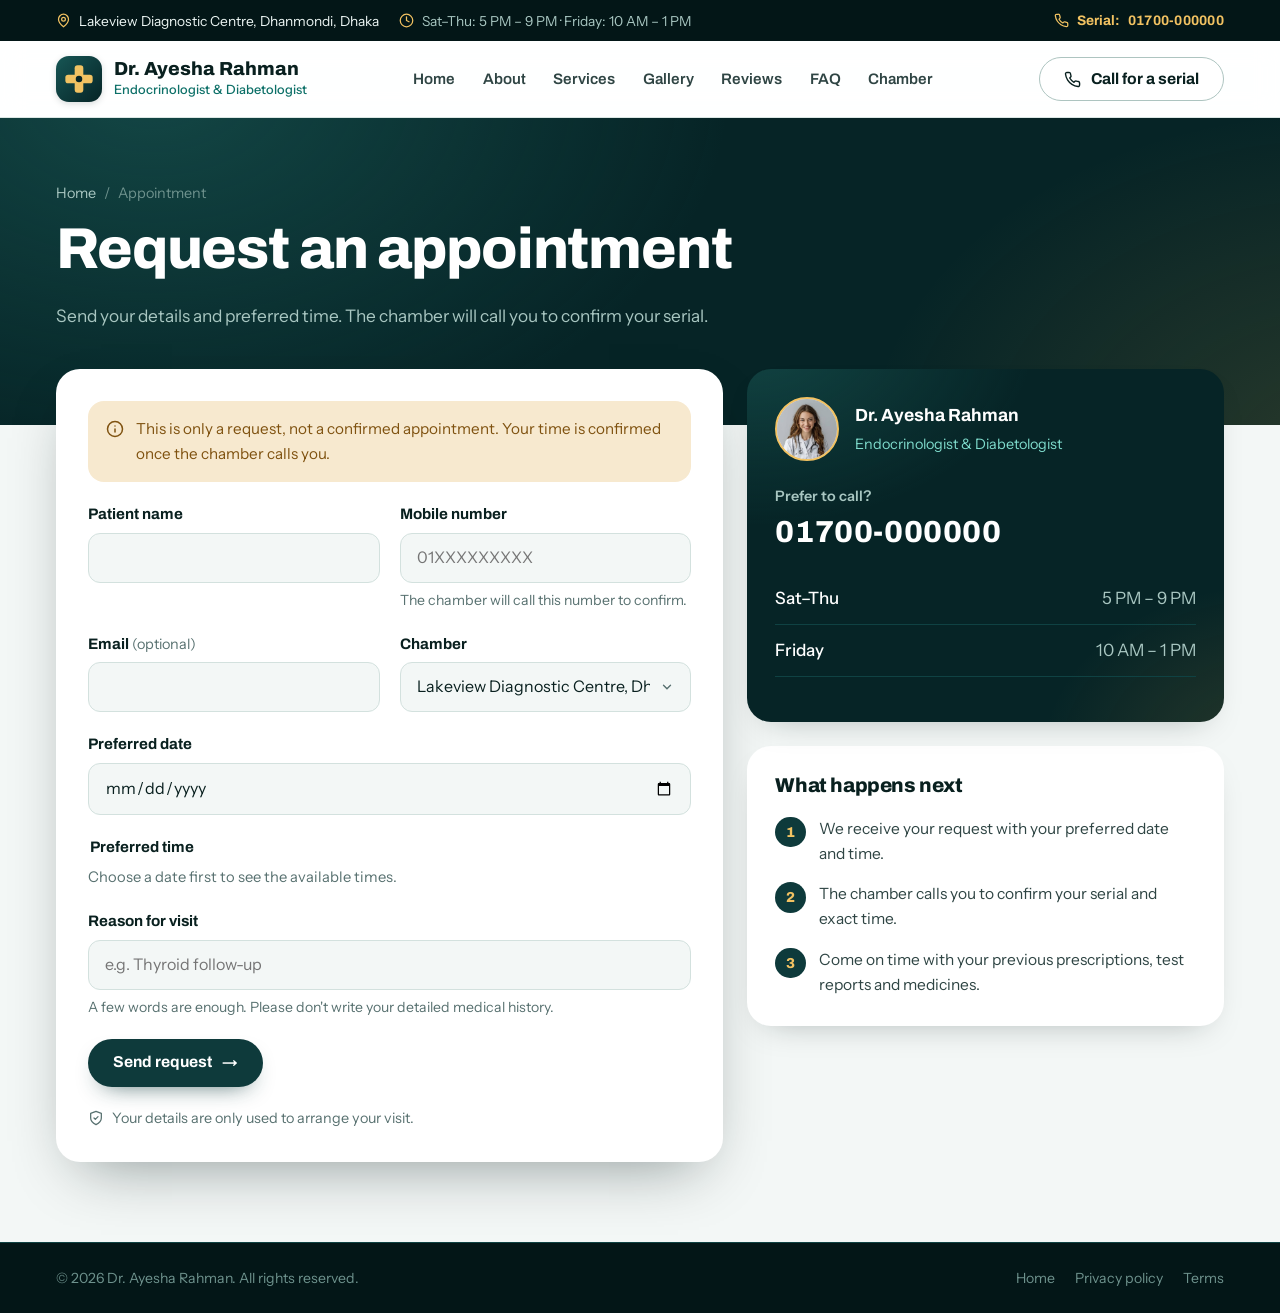
<file: appointment.html>
<!DOCTYPE html>
<html lang="en">
<head>
  <meta charset="utf-8">
  <meta name="viewport" content="width=device-width, initial-scale=1">
  <title>Request an Appointment | Dr. Ayesha Rahman</title>
  <meta name="description" content="Request an appointment with Dr. Ayesha Rahman, endocrinologist and diabetologist at Lakeview Diagnostic Centre, Dhanmondi, Dhaka.">
  <meta name="theme-color" content="#062426">
  <link rel="icon" href="favicon.svg" type="image/svg+xml">
  <link rel="preconnect" href="https://fonts.googleapis.com">
  <link rel="preconnect" href="https://fonts.gstatic.com" crossorigin>
  <link href="https://fonts.googleapis.com/css2?family=Archivo:wght@600;700;800&family=Instrument+Sans:wght@400;500;600;700&display=swap" rel="stylesheet">
  <link rel="stylesheet" href="styles.css">
</head>
<body>

<svg width="0" height="0" style="position:absolute" aria-hidden="true">
  <defs>
    <symbol id="i-pin" viewBox="0 0 24 24"><path d="M20 10c0 6-8 12-8 12s-8-6-8-12a8 8 0 0 1 16 0Z"/><circle cx="12" cy="10" r="3"/></symbol>
    <symbol id="i-clock" viewBox="0 0 24 24"><circle cx="12" cy="12" r="10"/><path d="M12 6v6l4 2"/></symbol>
    <symbol id="i-phone" viewBox="0 0 24 24"><path d="M22 16.92v3a2 2 0 0 1-2.18 2 19.79 19.79 0 0 1-8.63-3.07 19.5 19.5 0 0 1-6-6 19.79 19.79 0 0 1-3.07-8.67A2 2 0 0 1 4.11 2h3a2 2 0 0 1 2 1.72c.13.96.36 1.9.7 2.81a2 2 0 0 1-.45 2.11L8.09 9.91a16 16 0 0 0 6 6l1.27-1.27a2 2 0 0 1 2.11-.45c.91.34 1.85.57 2.81.7A2 2 0 0 1 22 16.92Z"/></symbol>
    <symbol id="i-calendar" viewBox="0 0 24 24"><rect x="3" y="4" width="18" height="18" rx="2"/><path d="M16 2v4M8 2v4M3 10h18"/></symbol>
    <symbol id="i-info" viewBox="0 0 24 24"><circle cx="12" cy="12" r="10"/><path d="M12 16v-4M12 8h.01"/></symbol>
    <symbol id="i-shield" viewBox="0 0 24 24"><path d="M12 22s8-4 8-10V5l-8-3-8 3v7c0 6 8 10 8 10Z"/><path d="m9 12 2 2 4-4"/></symbol>
    <symbol id="i-mail" viewBox="0 0 24 24"><rect x="2" y="4" width="20" height="16" rx="2"/><path d="m22 7-10 6L2 7"/></symbol>
    <symbol id="brand" viewBox="0 0 64 64">
      <defs><linearGradient id="bm-g" x1="0" y1="0" x2="1" y2="1"><stop offset="0" stop-color="#175655"/><stop offset="1" stop-color="#062426"/></linearGradient></defs>
      <rect width="64" height="64" rx="18" fill="url(#bm-g)"/>
      <rect x="26" y="13" width="12" height="38" rx="4" fill="#f2c262"/>
      <rect x="13" y="26" width="38" height="12" rx="4" fill="#f2c262"/>
      <circle cx="32" cy="32" r="4.5" fill="#062426"/>
    </symbol>
  </defs>
</svg>

<a href="#main" class="sr-only">Skip to main content</a>

<div class="topbar on-dark">
  <div class="container">
    <p class="topbar-info">
      <span><svg width="15" height="15" fill="none" stroke="#f2c262" stroke-width="2" stroke-linecap="round" stroke-linejoin="round"><use href="#i-pin"/></svg>Lakeview Diagnostic Centre, Dhanmondi, Dhaka</span>
      <span><svg width="15" height="15" fill="none" stroke="#f2c262" stroke-width="2" stroke-linecap="round" stroke-linejoin="round"><use href="#i-clock"/></svg>Sat–Thu: 5 PM – 9 PM · Friday: 10 AM – 1 PM</span>
    </p>
    <a href="tel:+8801700000000"><svg width="15" height="15" fill="none" stroke="currentColor" stroke-width="2" stroke-linecap="round" stroke-linejoin="round"><use href="#i-phone"/></svg>Serial: <span class="tabular">01700-000000</span></a>
  </div>
</div>

<header class="site-header">
  <div class="container">
    <a href="index.html" class="brand">
      <svg class="brand-mark" width="46" height="46" aria-hidden="true"><use href="#brand"/></svg>
      <span class="brand-text">
        <span class="brand-name">Dr. Ayesha Rahman</span>
        <span class="brand-sub">Endocrinologist &amp; Diabetologist</span>
      </span>
    </a>
    <nav class="main-nav" aria-label="Main menu">
      <ul>
        <li><a href="index.html">Home</a></li>
        <li><a href="index.html#about">About</a></li>
        <li><a href="index.html#services">Services</a></li>
        <li><a href="index.html#gallery">Gallery</a></li>
        <li><a href="index.html#reviews">Reviews</a></li>
        <li><a href="index.html#faq">FAQ</a></li>
        <li><a href="index.html#chamber">Chamber</a></li>
      </ul>
    </nav>
    <div class="header-actions">
      <a href="tel:+8801700000000" class="btn btn-quiet"><svg width="17" height="17" fill="none" stroke="currentColor" stroke-width="2" stroke-linecap="round" stroke-linejoin="round"><use href="#i-phone"/></svg>Call for a serial</a>
      <button type="button" class="menu-btn" aria-controls="site-menu" aria-expanded="false" data-menu-open>
        <span class="sr-only">Menu</span>
        <svg width="20" height="20" viewBox="0 0 20 20" fill="none" stroke="currentColor" stroke-width="2" stroke-linecap="round"><path d="M3 6h14M3 10h14M3 14h9"/></svg>
      </button>
    </div>
  </div>
</header>

<dialog id="site-menu" class="drawer on-dark" aria-label="Main menu">
  <div class="drawer-inner">
    <div class="drawer-top">
      <span><svg width="40" height="40" aria-hidden="true"><use href="#brand"/></svg>Dr. Ayesha Rahman</span>
      <button type="button" class="drawer-close" data-menu-close><span class="sr-only">Close menu</span><svg width="18" height="18" viewBox="0 0 18 18" fill="none" stroke="currentColor" stroke-width="2" stroke-linecap="round"><path d="M4 4l10 10M14 4 4 14"/></svg></button>
    </div>
    <nav aria-label="Main menu">
      <a href="index.html">Home</a>
      <a href="index.html#about">About</a>
      <a href="index.html#services">Services</a>
      <a href="index.html#gallery">Gallery</a>
      <a href="index.html#reviews">Reviews</a>
      <a href="index.html#faq">FAQ</a>
      <a href="index.html#chamber">Chamber</a>
    </nav>
    <div class="drawer-foot">
      <a href="tel:+8801700000000" class="btn btn-gold btn-block">Call for a serial · <span class="tabular">01700-000000</span></a>
    </div>
  </div>
</dialog>

<main id="main">
  <section class="page-hero on-dark section-deep">
    <div class="container">
      <nav class="crumbs" aria-label="Breadcrumb"><a href="index.html">Home</a><span aria-hidden="true">/</span><span>Appointment</span></nav>
      <h1>Request an appointment</h1>
      <p class="lead">Send your details and preferred time. The chamber will call you to confirm your serial.</p>
    </div>
  </section>

  <div class="container appt-grid">
    <form class="form-card" id="appointment-form" novalidate>
      <div class="notice" role="note">
        <svg width="18" height="18" fill="none" stroke="currentColor" stroke-width="2" stroke-linecap="round" stroke-linejoin="round"><use href="#i-info"/></svg>
        <span>This is only a request, not a confirmed appointment. Your time is confirmed once the chamber calls you.</span>
      </div>

      <div class="form-row">
        <div>
          <label for="ap-name" class="field-label">Patient name</label>
          <input id="ap-name" name="name" class="input" type="text" required maxlength="100" autocomplete="name">
        </div>
        <div>
          <label for="ap-phone" class="field-label">Mobile number</label>
          <input id="ap-phone" name="phone" class="input" type="tel" required inputmode="tel" autocomplete="tel" placeholder="01XXXXXXXXX" aria-describedby="ap-phone-hint">
          <span id="ap-phone-hint" class="field-hint">The chamber will call this number to confirm.</span>
        </div>
      </div>

      <div class="form-row">
        <div>
          <label for="ap-email" class="field-label">Email <small>(optional)</small></label>
          <input id="ap-email" name="email" class="input" type="email" autocomplete="email">
        </div>
        <div>
          <label for="ap-chamber" class="field-label">Chamber</label>
          <select id="ap-chamber" name="chamber" class="input">
            <option>Lakeview Diagnostic Centre, Dhanmondi</option>
          </select>
        </div>
      </div>

      <div>
        <label for="ap-date" class="field-label">Preferred date</label>
        <input id="ap-date" name="date" class="input" type="date" required>
      </div>

      <fieldset style="border:0;margin:0;padding:0">
        <legend class="field-label">Preferred time</legend>
        <div class="slots" id="ap-slots"></div>
      </fieldset>

      <div>
        <label for="ap-reason" class="field-label">Reason for visit</label>
        <input id="ap-reason" name="reason" class="input" type="text" maxlength="120" placeholder="e.g. Thyroid follow-up" aria-describedby="ap-reason-hint">
        <span id="ap-reason-hint" class="field-hint">A few words are enough. Please don't write your detailed medical history.</span>
      </div>

      <button type="submit" class="btn btn-primary btn-arrow">Send request</button>
      <p class="form-success" role="status">Request received. The chamber will call you soon to confirm your serial and time.</p>
      <p class="form-note"><svg width="16" height="16" fill="none" stroke="currentColor" stroke-width="1.9" stroke-linecap="round" stroke-linejoin="round"><use href="#i-shield"/></svg>Your details are only used to arrange your visit.</p>
    </form>

    <aside class="side-stack">
      <div class="side-card is-dark on-dark section-deep">
        <div class="doc-mini">
          <img src="images/doctor-2.jpg" alt="" width="64" height="64">
          <div><b>Dr. Ayesha Rahman</b><span>Endocrinologist &amp; Diabetologist</span></div>
        </div>
        <p class="chamber-call-label" style="color:var(--on-lagoon-muted)">Prefer to call?</p>
        <a href="tel:+8801700000000" class="chamber-call tabular">01700-000000</a>
        <dl class="hours" style="margin-top:1rem">
          <div style="border-color:var(--lagoon-700)"><dt style="color:#fff">Sat–Thu</dt><dd style="color:var(--on-lagoon-muted)">5 PM – 9 PM</dd></div>
          <div style="border-color:var(--lagoon-700)"><dt style="color:#fff">Friday</dt><dd style="color:var(--on-lagoon-muted)">10 AM – 1 PM</dd></div>
        </dl>
      </div>
      <div class="side-card">
        <h3>What happens next</h3>
        <ol>
          <li>We receive your request with your preferred date and time.</li>
          <li>The chamber calls you to confirm your serial and exact time.</li>
          <li>Come on time with your previous prescriptions, test reports and medicines.</li>
        </ol>
      </div>
    </aside>
  </div>
</main>

<footer class="site-footer on-dark section-deep">
  <div class="footer-bottom">
    <div class="container">
      <p>© <span data-year>2026</span> Dr. Ayesha Rahman. All rights reserved.</p>
      <nav aria-label="Legal"><a href="index.html">Home</a><a href="#">Privacy policy</a><a href="#">Terms</a></nav>
    </div>
  </div>
</footer>

<div class="mobile-bar">
  <a href="tel:+8801700000000" class="btn btn-quiet"><svg width="17" height="17" fill="none" stroke="currentColor" stroke-width="2" stroke-linecap="round" stroke-linejoin="round"><use href="#i-phone"/></svg>Call</a>
  <a href="index.html" class="btn btn-primary">Home</a>
</div>

<script src="script.js"></script>
</body>
</html>
</file>
<file: styles.css>
/* ==========================================================
   Doctor Demo 1 — design tokens
   ========================================================== */
:root {
  --lagoon: #0e3a3b;
  --lagoon-600: #175655;
  --lagoon-700: #0f4243;
  --lagoon-800: #0a3031;
  --lagoon-900: #062426;
  --lagoon-950: #031617;
  --gold: #dba543;
  --gold-200: #f7e4b9;
  --gold-300: #f2c262;
  --aqua: #7fdccd;
  --jade: #0d7068;
  --ink: #09201f;
  --slate: #2f4544;
  --muted: #587170;
  --mint: #e2eeeb;
  --mist: #d3e1de;
  --mist-600: #adc4c0;
  --tint: #e9f1ef;
  --porcelain: #f3f7f6;
  --paper: #ffffff;
  --on-lagoon: #edf6f4;
  --on-lagoon-muted: #a8c6c1;
  --on-lagoon-faint: #6e928d;
  --ok: #1f6f5d;
  --ok-bg: #d9efe8;

  --font-display: "Archivo", "Segoe UI", system-ui, sans-serif;
  --font-sans: "Instrument Sans", "Segoe UI", system-ui, sans-serif;
  --ease: cubic-bezier(.22, 1, .36, 1);
  --shadow-float: 0 24px 60px -24px rgba(3, 22, 23, .45);
  --shadow-lift: 0 14px 34px -20px rgba(3, 22, 23, .35);
}

*, *::before, *::after { box-sizing: border-box; }
html { scroll-behavior: smooth; -webkit-text-size-adjust: 100%; }
@media (prefers-reduced-motion: reduce) { html { scroll-behavior: auto; } }
body {
  margin: 0;
  font-family: var(--font-sans);
  font-size: 1.0625rem;
  line-height: 1.6;
  color: var(--slate);
  background: var(--porcelain);
  -webkit-font-smoothing: antialiased;
  padding-bottom: 4.5rem;
}
@media (min-width: 768px) { body { padding-bottom: 0; } }
img { display: block; max-width: 100%; }
a { color: var(--jade); }
h1, h2, h3 {
  font-family: var(--font-display);
  font-weight: 800;
  color: var(--ink);
  letter-spacing: -0.02em;
  line-height: 1.12;
  margin: 0;
  text-wrap: balance;
}
p { margin: 0; }
ul, ol { margin: 0; padding: 0; list-style: none; }
.tabular { font-variant-numeric: tabular-nums; letter-spacing: .02em; }
.sr-only { position: absolute; width: 1px; height: 1px; overflow: hidden; clip: rect(0 0 0 0); white-space: nowrap; }
:focus-visible { outline: 2px solid var(--jade); outline-offset: 3px; border-radius: 6px; }
.on-dark :focus-visible { outline-color: var(--gold-300); }

.container { width: 100%; max-width: 78rem; margin-inline: auto; padding-inline: clamp(1rem, 4vw, 2.5rem); }
.section { padding-block: 5rem; }
@media (min-width: 768px) { .section { padding-block: 7rem; } }
.bg-mint { background: var(--mint); }
.bg-paper { background: var(--paper); }

.section-deep {
  isolation: isolate;
  position: relative;
  background:
    radial-gradient(60rem 40rem at 12% -10%, rgba(34, 112, 107, .45), transparent 60%),
    radial-gradient(50rem 36rem at 105% 110%, rgba(219, 165, 67, .16), transparent 60%),
    var(--lagoon-900);
  color: var(--on-lagoon-muted);
}
.on-dark h1, .on-dark h2, .on-dark h3 { color: #fff; }

/* ---------- Type helpers ---------- */
.eyebrow {
  font-family: var(--font-display);
  letter-spacing: .12em;
  text-transform: uppercase;
  color: var(--jade);
  display: inline-flex;
  align-items: center;
  gap: .6rem;
  font-size: .8rem;
  font-weight: 700;
}
.eyebrow::before { content: ""; width: 1.6rem; height: 2px; border-radius: 2px; background: var(--gold); }
.on-dark .eyebrow { color: var(--aqua); }
.h2 { font-size: clamp(2rem, 4.2vw, 3.15rem); margin-top: .75rem; }
.lead { margin-top: 1.25rem; font-size: 1.08rem; max-width: 42rem; }
.section-head { display: flex; flex-direction: column; gap: 1.5rem; }
@media (min-width: 768px) { .section-head { flex-direction: row; align-items: flex-end; justify-content: space-between; } }
.link-arrow {
  font-family: var(--font-display);
  font-weight: 700;
  color: var(--ink);
  text-decoration: none;
  display: inline-flex; align-items: center; gap: .5rem;
  white-space: nowrap;
}
.link-arrow::after { content: "→"; color: var(--gold); transition: transform .25s var(--ease); }
.link-arrow:hover::after { transform: translateX(3px); }

/* ---------- Buttons & chips ---------- */
.btn {
  min-height: 3rem;
  display: inline-flex; align-items: center; justify-content: center; gap: .6rem;
  padding: 0 1.5rem;
  border: 1.5px solid transparent;
  border-radius: 999px;
  font-family: var(--font-display);
  font-size: .98rem;
  font-weight: 700;
  line-height: 1.2;
  white-space: nowrap;
  text-decoration: none;
  cursor: pointer;
  transition: background-color .25s var(--ease), color .25s var(--ease), border-color .25s var(--ease), transform .25s var(--ease);
}
.btn:hover { transform: translateY(-1px); }
.btn:active { transform: translateY(1px); }
.btn svg { flex-shrink: 0; }
.btn-primary { background: var(--lagoon); color: #fff; box-shadow: 0 10px 24px -14px rgba(14, 58, 59, .9); }
.btn-primary:hover { background: var(--lagoon-600); }
.btn-gold { background: var(--gold); color: var(--lagoon-950); box-shadow: 0 12px 28px -14px rgba(219, 165, 67, .9); }
.btn-gold:hover { background: var(--gold-300); }
.btn-quiet { background: var(--paper); color: var(--ink); border-color: var(--mist-600); }
.btn-quiet:hover { border-color: var(--ink); }
.btn-ghost-light { color: var(--on-lagoon); background: rgba(237, 246, 244, .04); border-color: rgba(237, 246, 244, .28); }
.btn-ghost-light:hover { color: #fff; border-color: var(--gold); background: rgba(237, 246, 244, .08); }
.btn-arrow::after { content: "→"; transition: transform .25s var(--ease); }
.btn-arrow:hover::after { transform: translateX(3px); }
.btn-block { width: 100%; }
.btn-row { display: flex; flex-wrap: wrap; gap: .75rem; }

.chip {
  display: inline-flex; align-items: center; gap: .5rem;
  padding: .35rem .85rem;
  border: 1px solid var(--mist);
  border-radius: 999px;
  background: var(--paper);
  color: var(--slate);
  font-size: .9rem;
  font-weight: 500;
  text-decoration: none;
}
.on-dark .chip { color: var(--on-lagoon); background: rgba(237, 246, 244, .05); border-color: rgba(237, 246, 244, .14); }
.chip svg { color: var(--gold-300); }

/* ==========================================================
   Top bar + header
   ========================================================== */
.topbar { display: none; background: var(--lagoon-950); color: var(--on-lagoon-muted); font-size: .86rem; }
@media (min-width: 768px) { .topbar { display: block; } }
.topbar .container { display: flex; align-items: center; justify-content: space-between; gap: 1.5rem; padding-block: .6rem; }
.topbar-info { display: flex; flex-wrap: wrap; gap: .25rem 1.25rem; }
.topbar-info span { display: inline-flex; align-items: center; gap: .5rem; }
.topbar-info span:first-child { color: var(--on-lagoon); }
.topbar a { display: inline-flex; align-items: center; gap: .5rem; color: var(--gold-300); font-family: var(--font-display); font-weight: 700; text-decoration: none; flex-shrink: 0; }
.topbar a:hover { color: #fff; }

.site-header {
  position: sticky; top: 0; z-index: 40;
  background: rgba(255, 255, 255, .92);
  backdrop-filter: blur(12px);
  -webkit-backdrop-filter: blur(12px);
  border-bottom: 1px solid rgba(211, 225, 222, .8);
}
.site-header .container { display: flex; align-items: center; justify-content: space-between; gap: 1rem; height: 4.75rem; }
.brand { display: flex; align-items: center; gap: .75rem; text-decoration: none; min-width: 0; }
.brand-mark { flex-shrink: 0; filter: drop-shadow(0 2px 3px rgba(3, 22, 23, .15)); }
.brand-text { display: flex; flex-direction: column; min-width: 0; }
.brand-name { font-family: var(--font-display); font-size: 1.18rem; font-weight: 800; line-height: 1.2; color: var(--ink); white-space: nowrap; overflow: hidden; text-overflow: ellipsis; }
.brand-sub { font-size: .8rem; font-weight: 500; color: var(--jade); white-space: nowrap; }
@media (max-width: 400px) { .brand-sub { display: none; } }

.main-nav { display: none; }
@media (min-width: 1200px) { .main-nav { display: block; } }
.main-nav ul { display: flex; align-items: center; gap: .125rem; }
.main-nav a {
  display: block; padding: .5rem .8rem; border-radius: 999px;
  font-family: var(--font-display); font-size: .95rem; font-weight: 600;
  color: var(--slate); text-decoration: none;
  transition: background-color .2s, color .2s;
}
.main-nav a:hover { background: var(--tint); color: var(--ink); }
.main-nav a[aria-current="page"] { background: var(--mint); color: var(--ink); }
.header-actions { display: flex; align-items: center; gap: .75rem; flex-shrink: 0; }
.header-actions .btn { min-height: 2.75rem; display: none; }
@media (min-width: 640px) { .header-actions .btn { display: inline-flex; } }
.menu-btn {
  display: inline-flex; align-items: center; justify-content: center;
  width: 2.75rem; height: 2.75rem; border-radius: 999px;
  border: 1px solid var(--mist); background: var(--paper); color: var(--ink); cursor: pointer;
}
@media (min-width: 1200px) { .menu-btn { display: none; } }

/* Drawer */
.drawer {
  position: fixed; inset: 0 0 0 auto; margin: 0;
  width: min(24rem, 100%); max-width: 100%; height: 100%; max-height: 100%;
  padding: 0; border: 0;
  background: var(--lagoon-900); color: var(--on-lagoon);
}
.drawer::backdrop { background: rgba(3, 22, 23, .6); backdrop-filter: blur(2px); }
.drawer[open] { animation: drawer-in .35s var(--ease); }
@keyframes drawer-in { from { transform: translateX(100%); } }
.drawer-inner { display: flex; flex-direction: column; height: 100%; }
.drawer-top { display: flex; align-items: center; justify-content: space-between; padding: 1rem 1.25rem; }
.drawer-top span { display: flex; align-items: center; gap: .75rem; font-family: var(--font-display); font-weight: 800; color: #fff; font-size: 1.05rem; }
.drawer-close { width: 2.75rem; height: 2.75rem; border-radius: 999px; border: 1px solid var(--lagoon-600); background: none; color: var(--on-lagoon); cursor: pointer; display: inline-flex; align-items: center; justify-content: center; }
.drawer nav { flex: 1; overflow-y: auto; padding: .5rem 1.25rem; }
.drawer nav a {
  display: flex; justify-content: space-between; align-items: center;
  padding-block: 1rem; border-bottom: 1px solid var(--lagoon-700);
  font-family: var(--font-display); font-size: 1.45rem; font-weight: 700;
  color: var(--on-lagoon); text-decoration: none;
}
.drawer nav a::after { content: "→"; color: var(--gold); }
.drawer nav a[aria-current="page"] { color: var(--gold-300); }
.drawer-foot { display: grid; gap: .75rem; padding: 1.25rem; border-top: 1px solid var(--lagoon-700); }

/* ==========================================================
   Hero
   ========================================================== */
.hero { overflow: hidden; min-height: min(52rem, calc(100dvh - 7rem)); }
.hero-art {
  position: absolute; inset: 0 0 0 auto; z-index: -2;
  width: min(100%, 72rem); opacity: .5;
  -webkit-mask-image: linear-gradient(270deg, #000 30%, transparent 85%);
  mask-image: linear-gradient(270deg, #000 30%, transparent 85%);
}
.hero-art svg { width: 100%; height: 100%; }
.hero-shade {
  position: absolute; inset: 0; z-index: -1;
  background:
    linear-gradient(90deg, var(--lagoon-900) 28%, rgba(6, 36, 38, .82) 58%, rgba(6, 36, 38, .3) 100%),
    linear-gradient(0deg, var(--lagoon-900) 0%, transparent 35%);
}
.hero-grid { position: relative; display: grid; align-items: end; gap: 1.5rem; padding-top: 3rem; }
@media (min-width: 768px) { .hero-grid { padding-top: 4rem; } }
@media (min-width: 1024px) { .hero-grid { grid-template-columns: 7fr 5fr; gap: 2.5rem; padding-top: 5rem; } }
.hero-copy { position: relative; z-index: 2; padding-bottom: 1rem; }
@media (min-width: 1024px) { .hero-copy { padding-bottom: 7rem; } }
.hero-hook {
  display: inline-flex; align-items: center; gap: .7rem;
  padding: .45rem 1rem .45rem .8rem;
  border-radius: 999px;
  border: 1px solid rgba(237, 246, 244, .14);
  background: rgba(237, 246, 244, .06);
  color: var(--on-lagoon);
  font-family: var(--font-display); font-size: .98rem; font-weight: 600;
}
.hero-hook i { width: .5rem; height: .5rem; flex-shrink: 0; border-radius: 999px; background: var(--gold); box-shadow: 0 0 0 4px rgba(219, 165, 67, .25); }
.hero h1 { margin-top: 1.5rem; }
.hero-name { display: block; font-size: clamp(2.6rem, 5.2vw, 4.5rem); line-height: 1.05; color: #fff; }
.hero-role { display: block; margin-top: 1rem; font-size: clamp(1.2rem, 2.3vw, 1.75rem); font-weight: 700; line-height: 1.35; color: var(--gold-300); letter-spacing: -0.01em; }
.hero-role span { padding-inline: .6rem; color: var(--on-lagoon-faint); }
.hero-lead { margin-top: 1.75rem; max-width: 36rem; font-size: clamp(1.08rem, 1.8vw, 1.25rem); line-height: 1.65; color: var(--on-lagoon-muted); }
.hero-creds { margin-top: 1.75rem; display: flex; flex-wrap: wrap; gap: .5rem; }
.hero .btn-row { margin-top: 2.25rem; }

.hero-visual { position: relative; width: 100%; max-width: 40rem; margin-inline: auto; container-type: inline-size; }
@media (min-width: 1024px) { .hero-visual-wrap { margin-right: -2rem; } }
@media (min-width: 1280px) { .hero-visual-wrap { margin-right: -4rem; } }
.hero-stage { position: relative; aspect-ratio: 600 / 640; width: 100%; }
.hero-stage > svg { position: absolute; inset: 0; width: 100%; height: 100%; overflow: visible; }
.hero-photo {
  position: absolute; left: 50%; bottom: 0; translate: -50% 0;
  width: 62%; height: 92%;
  border-radius: 999px 999px 1.75rem 1.75rem;
  overflow: hidden;
  border: 1px solid rgba(242, 194, 98, .35);
  box-shadow: 0 30px 60px -20px rgba(3, 22, 23, .75), 0 0 0 10px rgba(237, 246, 244, .04);
  background: #e9e7e2;
}
.hero-photo img { width: 100%; height: 100%; object-fit: cover; object-position: 50% 8%; }
.hero-photo::after { content: ""; position: absolute; inset: 0; background: linear-gradient(0deg, rgba(6, 36, 38, .55) 0%, transparent 28%); }
.hero-nodes { position: absolute; inset: 0; }
.hero-node { position: absolute; translate: 1.3rem -50%; }
.hero-node--right { translate: calc(-100% - 1.3rem) -50%; }
.hero-node a {
  display: block; white-space: nowrap;
  padding: .32rem .85rem; border-radius: 999px;
  background: rgba(3, 22, 23, .72);
  border: 1px solid rgba(242, 194, 98, .35);
  backdrop-filter: blur(6px);
  color: #fff; font-family: var(--font-display); font-size: .92rem; font-weight: 700; line-height: 1.4; text-decoration: none;
  transition: background-color .3s var(--ease), color .3s var(--ease), border-color .3s var(--ease);
}
.hero-node a:hover { background: var(--gold); border-color: var(--gold-300); color: var(--lagoon-950); }
.hero-chips { display: none; flex-wrap: wrap; justify-content: center; gap: .5rem; padding-top: 1rem; padding-bottom: 4rem; }
@container (width <= 27rem) {
  .hero-nodes { display: none; }
  .hero-chips { display: flex; }
}
.hero-dot { transform-box: fill-box; transform-origin: center; }
@media (prefers-reduced-motion: no-preference) {
  .hero-dot { animation: node-in .7s var(--ease) .3s both, node-pulse 3.2s ease-in-out 1.2s infinite; }
  .rise { animation: rise .8s var(--ease) both; }
  .rise-2 { animation-delay: .12s; }
  .rise-3 { animation-delay: .22s; }
}
@keyframes node-in { from { transform: scale(0); } }
@keyframes node-pulse { 50% { transform: scale(1.18); } }
@keyframes rise { from { opacity: 0; transform: translateY(14px); } }

/* Info strip under hero */
.info-strip { position: relative; z-index: 10; margin-top: -2.5rem; }
@media (min-width: 768px) { .info-strip { margin-top: -3.5rem; } }
.info-grid {
  display: grid; overflow: hidden;
  border: 1px solid var(--mist); border-radius: 1.5rem;
  background: var(--paper); box-shadow: var(--shadow-float);
}
@media (min-width: 640px) { .info-grid { grid-template-columns: 1fr 1fr; } }
@media (min-width: 1024px) { .info-grid { grid-template-columns: repeat(4, 1fr); } }
.info-cell { display: flex; gap: 1rem; padding: 1.5rem; border-bottom: 1px solid var(--mist); }
@media (min-width: 640px) { .info-cell:nth-child(odd) { border-right: 1px solid var(--mist); } .info-cell:nth-child(3) { border-bottom: 0; } }
@media (min-width: 1024px) { .info-cell { border-bottom: 0; border-right: 1px solid var(--mist); } }
.info-cell:last-child { border: 0; }
.info-icon { display: flex; align-items: center; justify-content: center; flex-shrink: 0; width: 3rem; height: 3rem; border-radius: 1rem; background: var(--mint); color: var(--jade); }
.info-label { font-size: .85rem; font-weight: 600; color: var(--muted); }
.info-value { font-family: var(--font-display); font-size: 1.05rem; font-weight: 700; line-height: 1.35; color: var(--ink); }
.info-value small { display: block; font-size: .95rem; font-weight: 600; color: var(--slate); }
.info-sub { font-size: .92rem; color: var(--slate); }
.info-cell.is-dark { background: var(--lagoon); }
.info-cell.is-dark .info-icon { background: var(--gold); color: var(--lagoon-950); }
.info-cell.is-dark .info-label { color: var(--on-lagoon-muted); }
.info-cell.is-dark .big-phone { display: block; font-family: var(--font-display); font-size: 1.4rem; font-weight: 800; color: #fff; text-decoration: none; }
.info-cell.is-dark .small-phone { display: block; font-family: var(--font-display); font-size: .98rem; font-weight: 600; color: var(--on-lagoon-muted); text-decoration: none; }
.info-cell.is-dark a:hover { color: var(--gold-300); }

/* ==========================================================
   About
   ========================================================== */
.about { overflow-x: clip; }
.about-grid { display: grid; align-items: center; gap: 3.5rem; }
@media (min-width: 1024px) { .about-grid { grid-template-columns: 5fr 7fr; gap: 4rem; } }
.about-photo { position: relative; max-width: 28rem; margin-inline: auto; width: 100%; }
.about-photo::before {
  content: ""; position: absolute; inset: -.75rem; z-index: -1;
  border-radius: 2.2rem; rotate: -3deg;
  background: linear-gradient(135deg, rgba(219, 165, 67, .35), var(--mint) 50%, rgba(13, 112, 104, .25));
}
.about-photo .frame { aspect-ratio: 4 / 5; overflow: hidden; border-radius: 2rem; background: #e9e7e2; box-shadow: var(--shadow-float); }
.about-photo img { width: 100%; height: 100%; object-fit: cover; object-position: 50% 12%; }
.exp-badge {
  position: absolute; right: -.75rem; bottom: -1.5rem;
  display: flex; align-items: center; gap: 1rem;
  padding: 1rem 1.25rem; border-radius: 1rem;
  background: var(--lagoon); box-shadow: var(--shadow-float);
}
@media (min-width: 640px) { .exp-badge { right: -2rem; } }
.exp-badge b { font-family: var(--font-display); font-size: 2.6rem; font-weight: 800; line-height: 1; color: var(--gold-300); }
.exp-badge span { max-width: 9rem; font-size: .9rem; font-weight: 600; line-height: 1.35; color: var(--on-lagoon); }
.about-body { margin-top: 1.5rem; max-width: 62ch; font-size: 1.1rem; line-height: 1.7; }
.cred-grid { margin-top: 2.25rem; display: grid; gap: .75rem; }
@media (min-width: 640px) { .cred-grid { grid-template-columns: 1fr 1fr; } }
.cred { display: flex; align-items: center; gap: .75rem; padding: .875rem 1rem; border: 1px solid var(--mist); border-radius: 1rem; background: var(--paper); }
.cred i { display: flex; align-items: center; justify-content: center; flex-shrink: 0; width: 2.5rem; height: 2.5rem; border-radius: .75rem; background: var(--mint); color: var(--jade); }
.cred span { font-family: var(--font-display); font-weight: 700; line-height: 1.3; color: var(--ink); }
.affil { margin-top: 1.5rem; display: grid; gap: .75rem; }
.affil li { display: flex; align-items: flex-start; gap: .75rem; color: var(--slate); }
.affil svg { flex-shrink: 0; margin-top: .2rem; color: var(--gold); }
.about .btn { margin-top: 2.25rem; }

/* ==========================================================
   Services
   ========================================================== */
.service-grid { margin-top: 3rem; display: grid; gap: 1.25rem; }
@media (min-width: 640px) { .service-grid { grid-template-columns: 1fr 1fr; } }
@media (min-width: 1024px) { .service-grid { grid-template-columns: repeat(4, 1fr); } }
.service-card {
  display: flex; flex-direction: column; overflow: hidden; height: 100%;
  border: 1px solid rgba(237, 246, 244, .1); border-radius: 1rem;
  background: rgba(10, 48, 49, .6);
  text-decoration: none;
  transition: transform .5s var(--ease), border-color .5s var(--ease), box-shadow .5s var(--ease);
}
.service-card:hover { transform: translateY(-4px); border-color: rgba(242, 194, 98, .45); box-shadow: 0 24px 50px -24px rgba(0, 0, 0, .6); }
.service-art {
  position: relative; aspect-ratio: 16 / 11; overflow: hidden;
  display: flex; align-items: center; justify-content: center;
  background:
    radial-gradient(14rem 10rem at 70% 20%, rgba(127, 220, 205, .28), transparent 70%),
    radial-gradient(12rem 9rem at 15% 100%, rgba(219, 165, 67, .2), transparent 70%),
    linear-gradient(160deg, var(--lagoon-600), var(--lagoon-800));
}
.service-art::before {
  content: ""; position: absolute; inset: 0;
  background-image: radial-gradient(rgba(237, 246, 244, .12) 1px, transparent 1px);
  background-size: 16px 16px;
  -webkit-mask-image: linear-gradient(180deg, #000, transparent 85%);
  mask-image: linear-gradient(180deg, #000, transparent 85%);
}
.service-art::after { content: ""; position: absolute; inset: 0; background: linear-gradient(0deg, var(--lagoon-800), rgba(10, 48, 49, .1) 45%, transparent); }
.service-art svg { position: relative; z-index: 1; width: 34%; height: auto; color: var(--gold-300); transition: transform .6s var(--ease); }
.service-card:hover .service-art svg { transform: scale(1.08) rotate(-3deg); }
.service-body { display: flex; flex: 1; flex-direction: column; gap: .5rem; padding: 1rem 1.25rem 1.25rem; }
@media (min-width: 768px) { .service-body { padding: 1.25rem 1.5rem 1.5rem; } }
.service-body h3 { font-size: 1.22rem; line-height: 1.3; }
.service-body p { font-size: .94rem; line-height: 1.6; color: var(--on-lagoon-muted); }
.read-more { margin-top: auto; padding-top: .75rem; display: inline-flex; align-items: center; gap: .5rem; font-family: var(--font-display); font-size: .92rem; font-weight: 700; color: var(--gold-300); }
.read-more span { transition: transform .3s var(--ease); }
.service-card:hover .read-more span { transform: translateX(4px); }

.more-title { margin-top: 3.5rem; font-family: var(--font-display); font-size: 1.25rem; font-weight: 700; color: #fff; }
.more-list { margin-top: 1.25rem; display: grid; column-gap: 2.5rem; }
@media (min-width: 640px) { .more-list { grid-template-columns: 1fr 1fr; } }
.more-list a {
  display: flex; align-items: center; justify-content: space-between; gap: 1rem;
  padding-block: 1rem; border-bottom: 1px solid rgba(255, 255, 255, .1);
  font-family: var(--font-display); font-size: 1.08rem; font-weight: 600;
  color: var(--on-lagoon); text-decoration: none;
}
.more-list a:hover { color: var(--gold-300); }
.more-list a::after { content: "→"; color: var(--gold); transition: transform .3s var(--ease); }
.more-list a:hover::after { transform: translateX(4px); }

/* ==========================================================
   Steps
   ========================================================== */
.center-head { max-width: 42rem; margin-inline: auto; text-align: center; }
.center-head .eyebrow { justify-content: center; }
.steps { position: relative; margin-top: 3.5rem; display: grid; gap: 1.5rem; counter-reset: step; }
@media (min-width: 768px) { .steps { grid-template-columns: repeat(3, 1fr); } }
.steps::before { content: ""; display: none; position: absolute; left: 16%; right: 16%; top: 3.25rem; border-top: 2px dashed rgba(219, 165, 67, .5); }
@media (min-width: 768px) { .steps::before { display: block; } }
.step { position: relative; display: flex; flex-direction: column; align-items: center; padding: 1.25rem 1.5rem 2rem; text-align: center; border-radius: 1.5rem; background: var(--paper); box-shadow: var(--shadow-lift); }
.step-num { display: flex; align-items: center; justify-content: center; width: 4rem; height: 4rem; border-radius: 999px; background: var(--lagoon); color: var(--gold-300); font-family: var(--font-display); font-size: 1.7rem; font-weight: 800; box-shadow: 0 0 0 8px var(--mint); }
.step h3 { margin-top: 1.25rem; font-size: 1.3rem; }
.step p { margin-top: .75rem; font-size: .98rem; color: var(--slate); }
.steps-cta { margin-top: 3rem; justify-content: center; }

/* ==========================================================
   Gallery
   ========================================================== */
.gallery { margin-top: 3rem; display: grid; grid-template-columns: 1fr 1fr; gap: 1rem; }
.gallery figure { margin: 0; aspect-ratio: 4 / 3; overflow: hidden; border-radius: 1rem; background: var(--tint); }
.gallery img { width: 100%; height: 100%; object-fit: cover; transition: transform .8s var(--ease); }
.gallery figure:hover img { transform: scale(1.04); }

/* ==========================================================
   Reviews
   ========================================================== */
.reviews-grid { margin-top: 3rem; display: grid; gap: 1.5rem; }
@media (min-width: 1024px) { .reviews-grid { grid-template-columns: 7fr 5fr; } }
.quotes { display: grid; gap: 1.5rem; align-content: start; }
@media (min-width: 768px) { .quotes { grid-template-columns: 1fr 1fr; } }
.quote { margin: 0; display: flex; flex-direction: column; height: 100%; padding: 1.75rem; border-radius: 1.5rem; background: var(--paper); box-shadow: var(--shadow-lift); }
.quote-mark { font-family: var(--font-display); font-size: 3.75rem; font-weight: 800; line-height: 1; color: var(--gold); height: 2.25rem; }
.quote blockquote { flex: 1; margin: .25rem 0 0; color: var(--slate); }
.quote figcaption { margin-top: 1.5rem; padding-top: 1rem; border-top: 1px solid var(--mist); display: flex; align-items: center; gap: .75rem; font-size: .95rem; }
.avatar { display: flex; align-items: center; justify-content: center; flex-shrink: 0; width: 2.5rem; height: 2.5rem; border-radius: 999px; background: var(--lagoon); color: var(--gold-300); font-family: var(--font-display); font-weight: 700; }
.quote figcaption b { display: block; font-family: var(--font-display); color: var(--ink); }
.quote figcaption span span { color: var(--muted); }

.form-card { display: grid; gap: 1.25rem; padding: 1.5rem; border-radius: 1.5rem; background: var(--paper); box-shadow: var(--shadow-float); }
@media (min-width: 768px) { .form-card { padding: 2rem; } }
.form-card h2, .form-card h3 { font-size: 1.6rem; }
.field-label { display: block; margin-bottom: .4rem; font-family: var(--font-display); font-size: .95rem; font-weight: 700; color: var(--ink); }
.field-label small { font-family: var(--font-sans); font-weight: 400; color: var(--muted); font-size: .9rem; }
.input {
  width: 100%; min-height: 3rem; padding: .7rem 1rem;
  border: 1.5px solid var(--mist); border-radius: .75rem;
  background: var(--porcelain); color: var(--ink);
  font: inherit; font-size: 1rem;
  transition: border-color .2s, background-color .2s, box-shadow .2s;
}
.input:hover { border-color: var(--mist-600); }
.input:focus { outline: none; border-color: var(--jade); background: var(--paper); box-shadow: 0 0 0 4px rgba(13, 112, 104, .12); }
textarea.input { resize: vertical; min-height: 8rem; }
select.input { appearance: none; background-image: url("data:image/svg+xml,%3Csvg xmlns='http://www.w3.org/2000/svg' width='14' height='14' viewBox='0 0 24 24' fill='none' stroke='%23587170' stroke-width='2.4' stroke-linecap='round'%3E%3Cpath d='m6 9 6 6 6-6'/%3E%3C/svg%3E"); background-repeat: no-repeat; background-position: right 1rem center; padding-right: 2.5rem; }
.field-hint { display: block; margin-top: .4rem; font-size: .88rem; color: var(--muted); }
.form-note { display: flex; align-items: center; gap: .5rem; font-size: .9rem; color: var(--muted); }
.form-card .btn { justify-self: start; }
.form-success { display: none; padding: .9rem 1rem; border-radius: .75rem; background: var(--ok-bg); color: var(--ok); font-weight: 600; }
.form-success.is-visible { display: block; }
.field-error .input { border-color: #a13a25; }

/* ==========================================================
   FAQ
   ========================================================== */
.faq-grid { display: grid; gap: 3rem; }
@media (min-width: 1024px) { .faq-grid { grid-template-columns: 5fr 7fr; gap: 4rem; } }
.ask-box { margin-top: 2.5rem; padding: 1.75rem; border-radius: 1.5rem; overflow: hidden; }
.ask-box p:first-child { font-family: var(--font-display); font-size: 1.45rem; font-weight: 800; color: #fff; }
.ask-box p + p { margin-top: .5rem; }
.ask-box .btn-row { margin-top: 1.5rem; }
.faq-list { border-block: 1px solid var(--mist); }
.faq + .faq { border-top: 1px solid var(--mist); }
.faq summary { display: flex; align-items: flex-start; justify-content: space-between; gap: 1.5rem; padding-block: 1.25rem; cursor: pointer; list-style: none; }
.faq summary::-webkit-details-marker { display: none; }
.faq summary > span:first-child { font-family: var(--font-display); font-size: 1.14rem; font-weight: 700; line-height: 1.4; color: var(--ink); transition: color .2s; }
.faq summary:hover > span:first-child { color: var(--jade); }
.faq-icon { position: relative; flex-shrink: 0; width: 1.75rem; height: 1.75rem; margin-top: .1rem; border-radius: 999px; background: var(--mint); }
.faq-icon::before, .faq-icon::after { content: ""; position: absolute; top: 50%; left: 50%; width: 9px; height: 1.5px; background: var(--ink); translate: -50% -50%; transition: rotate .25s var(--ease); }
.faq-icon::after { rotate: 90deg; }
.faq[open] .faq-icon::after { rotate: 0deg; }
.faq-answer { max-width: 62ch; padding: 0 2.5rem 1.5rem 0; color: var(--slate); }

/* ==========================================================
   Chamber / map
   ========================================================== */
.chamber-grid { margin-top: 3rem; display: grid; gap: 1.5rem; }
@media (min-width: 1024px) { .chamber-grid { grid-template-columns: 5fr 7fr; } }
.chamber-card { overflow: hidden; border-radius: 1.5rem; background: var(--paper); box-shadow: var(--shadow-lift); }
.chamber-card-head { padding: 1.5rem 1.75rem; }
.chamber-card-head .city { display: flex; align-items: center; gap: .5rem; font-size: .9rem; font-weight: 600; color: var(--aqua); }
.chamber-card-head .venue { margin-top: .25rem; font-family: var(--font-display); font-size: 1.6rem; font-weight: 800; line-height: 1.2; color: #fff; }
.chamber-card-body { padding: .75rem 1.75rem 1.75rem; }
.hours div { display: flex; flex-wrap: wrap; justify-content: space-between; align-items: baseline; gap: .25rem 1.5rem; padding-block: .75rem; border-bottom: 1px solid var(--mist); }
.hours dt { font-weight: 500; color: var(--ink); }
.hours dd { margin: 0; color: var(--slate); }
.chamber-call-label { margin-top: 1.5rem; font-size: .9rem; font-weight: 600; color: var(--muted); }
.chamber-call { font-family: var(--font-display); font-size: 1.9rem; font-weight: 800; color: var(--ink); text-decoration: none; }
.chamber-call:hover { color: var(--jade); }
.chamber-card .btn-row { margin-top: 1.5rem; }
.map-facade { position: relative; overflow: hidden; min-height: 24rem; height: 100%; border-radius: 1.5rem; background: var(--lagoon); }
.map-facade > svg { position: absolute; inset: 0; width: 100%; height: 100%; }
.map-facade iframe { position: absolute; inset: 0; width: 100%; height: 100%; border: 0; }
.map-overlay { position: relative; display: flex; flex-direction: column; align-items: center; justify-content: flex-end; gap: .75rem; min-height: 24rem; height: 100%; padding: 1.5rem; text-align: center; }
.map-overlay a { color: var(--on-lagoon); font-size: .95rem; }
.map-overlay a:hover { color: var(--gold-300); }
.map-pin { position: absolute; left: 50%; top: 44%; translate: -50% -100%; color: var(--gold); filter: drop-shadow(0 10px 14px rgba(0, 0, 0, .4)); }

/* ==========================================================
   Closing CTA
   ========================================================== */
.cta-wrap { padding: 5rem 1rem; }
@media (min-width: 768px) { .cta-wrap { padding-block: 7rem; } }
.cta-box { max-width: 78rem; margin-inline: auto; overflow: hidden; padding: 4rem 1.5rem; border-radius: 2rem; text-align: center; }
@media (min-width: 768px) { .cta-box { padding: 5rem 3rem; } }
.cta-box h2 { font-size: clamp(2.1rem, 4.8vw, 3.5rem); }
.cta-box p { max-width: 36rem; margin: 1.25rem auto 0; font-size: 1.12rem; }
.cta-box .btn-row { margin-top: 2.25rem; justify-content: center; }
.cta-rings { position: absolute; inset: 0; z-index: -1; width: 100%; height: 100%; opacity: .5; }

/* ==========================================================
   Footer
   ========================================================== */
.site-footer { background: var(--lagoon-950) !important; }
.footer-grid { display: grid; gap: 3rem; padding-top: 4rem; padding-bottom: 3.5rem; }
@media (min-width: 768px) { .footer-grid { grid-template-columns: 4fr 2fr 3fr 3fr; gap: 2rem; padding-top: 5rem; } }
.footer-brand { display: flex; align-items: center; gap: .75rem; }
.footer-brand p:first-child { font-family: var(--font-display); font-size: 1.35rem; font-weight: 800; line-height: 1.2; color: #fff; }
.footer-brand p + p { font-size: .9rem; color: var(--aqua); }
.footer-about { margin-top: 1.5rem; max-width: 24rem; font-size: .97rem; }
.footer-actions { margin-top: 1.75rem; display: flex; flex-wrap: wrap; align-items: center; gap: .75rem; }
.footer-actions .btn { min-height: 2.7rem; padding-inline: 1.25rem; font-size: .92rem; }
.social { display: inline-flex; align-items: center; justify-content: center; width: 2.75rem; height: 2.75rem; border-radius: 999px; border: 1px solid var(--lagoon-600); color: var(--on-lagoon); }
.social:hover { border-color: var(--gold); color: var(--gold-300); }
.footer-col h3 { font-size: .8rem; letter-spacing: .12em; text-transform: uppercase; color: var(--aqua); font-weight: 700; }
.footer-col ul { margin-top: 1.25rem; display: grid; gap: .65rem; }
.footer-col a { color: var(--on-lagoon-muted); text-decoration: none; }
.footer-col a:hover { color: var(--gold-300); }
.footer-col li { font-size: .97rem; }
.footer-contact li { display: flex; gap: .65rem; }
.footer-contact svg { flex-shrink: 0; margin-top: .25rem; color: var(--gold); }
.footer-bottom { border-top: 1px solid var(--lagoon-700); }
.footer-bottom .container { display: flex; flex-wrap: wrap; justify-content: space-between; gap: .75rem 1.5rem; padding-block: 1.5rem; font-size: .88rem; color: var(--on-lagoon-faint); }
.footer-bottom nav { display: flex; flex-wrap: wrap; gap: 1.25rem; }
.footer-bottom a { color: var(--on-lagoon-faint); text-decoration: none; }
.footer-bottom a:hover { color: var(--gold-300); }

/* Mobile bottom bar */
.mobile-bar {
  position: fixed; inset: auto 0 0 0; z-index: 45;
  display: grid; grid-template-columns: 1fr 1fr; gap: .5rem;
  padding: .6rem .75rem calc(.6rem + env(safe-area-inset-bottom));
  background: rgba(255, 255, 255, .95);
  backdrop-filter: blur(12px);
  border-top: 1px solid var(--mist);
  box-shadow: 0 -12px 30px -20px rgba(3, 22, 23, .4);
}
.mobile-bar .btn { min-height: 2.9rem; padding-inline: 1rem; }
@media (min-width: 768px) { .mobile-bar { display: none; } }

/* ==========================================================
   Appointment page
   ========================================================== */
.page-hero { padding-block: 4rem 6rem; overflow: hidden; }
.page-hero h1 { font-size: clamp(2.3rem, 4.6vw, 3.6rem); margin-top: .75rem; }
.page-hero p.lead { color: var(--on-lagoon-muted); }
.crumbs { display: flex; gap: .5rem; font-size: .9rem; color: var(--on-lagoon-faint); }
.crumbs a { color: var(--on-lagoon-muted); text-decoration: none; }
.crumbs a:hover { color: var(--gold-300); }
.appt-grid { position: relative; z-index: 2; margin-top: -3.5rem; display: grid; gap: 1.5rem; padding-bottom: 5rem; }
@media (min-width: 1024px) { .appt-grid { grid-template-columns: 7fr 5fr; align-items: start; } }
.form-row { display: grid; gap: 1.25rem; }
@media (min-width: 640px) { .form-row { grid-template-columns: 1fr 1fr; } }
.notice { display: flex; gap: .75rem; padding: 1rem 1.1rem; border-radius: 1rem; background: #f7e9cf; color: #7f5210; font-size: .95rem; }
.notice svg { flex-shrink: 0; margin-top: .15rem; }
.slots { display: flex; flex-wrap: wrap; gap: .5rem; }
.slot input { position: absolute; opacity: 0; pointer-events: none; }
.slot span { display: inline-flex; padding: .5rem .9rem; border: 1.5px solid var(--mist); border-radius: 999px; background: var(--porcelain); font-family: var(--font-display); font-size: .9rem; font-weight: 600; color: var(--slate); cursor: pointer; transition: all .2s; }
.slot span:hover { border-color: var(--mist-600); }
.slot input:checked + span { background: var(--lagoon); border-color: var(--lagoon); color: #fff; }
.slot input:focus-visible + span { outline: 2px solid var(--jade); outline-offset: 2px; }
.slots-empty { font-size: .92rem; color: var(--muted); }
.side-stack { display: grid; gap: 1.5rem; }
.side-card { padding: 1.75rem; border-radius: 1.5rem; background: var(--paper); box-shadow: var(--shadow-lift); }
.side-card h3 { font-size: 1.25rem; }
.side-card ol { margin-top: 1.25rem; display: grid; gap: 1rem; counter-reset: s; }
.side-card ol li { display: flex; gap: .85rem; color: var(--slate); font-size: .97rem; }
.side-card ol li::before { counter-increment: s; content: counter(s); display: flex; align-items: center; justify-content: center; flex-shrink: 0; width: 1.9rem; height: 1.9rem; border-radius: 999px; background: var(--lagoon); color: var(--gold-300); font-family: var(--font-display); font-weight: 800; font-size: .9rem; }
.side-card.is-dark {
  overflow: hidden;
  background:
    radial-gradient(30rem 20rem at 0% -10%, rgba(34, 112, 107, .45), transparent 60%),
    radial-gradient(24rem 18rem at 110% 110%, rgba(219, 165, 67, .16), transparent 60%),
    var(--lagoon-900);
}
.side-card.is-dark .chamber-call { color: #fff; }
.side-card.is-dark .chamber-call:hover { color: var(--gold-300); }
.doc-mini { display: flex; align-items: center; gap: 1rem; }
.doc-mini img { width: 4rem; height: 4rem; border-radius: 999px; object-fit: cover; object-position: 50% 10%; border: 2px solid var(--gold-300); background: #e9e7e2; }
.doc-mini b { display: block; font-family: var(--font-display); font-size: 1.1rem; color: #fff; }
.doc-mini span { font-size: .9rem; color: var(--aqua); }
</file>
